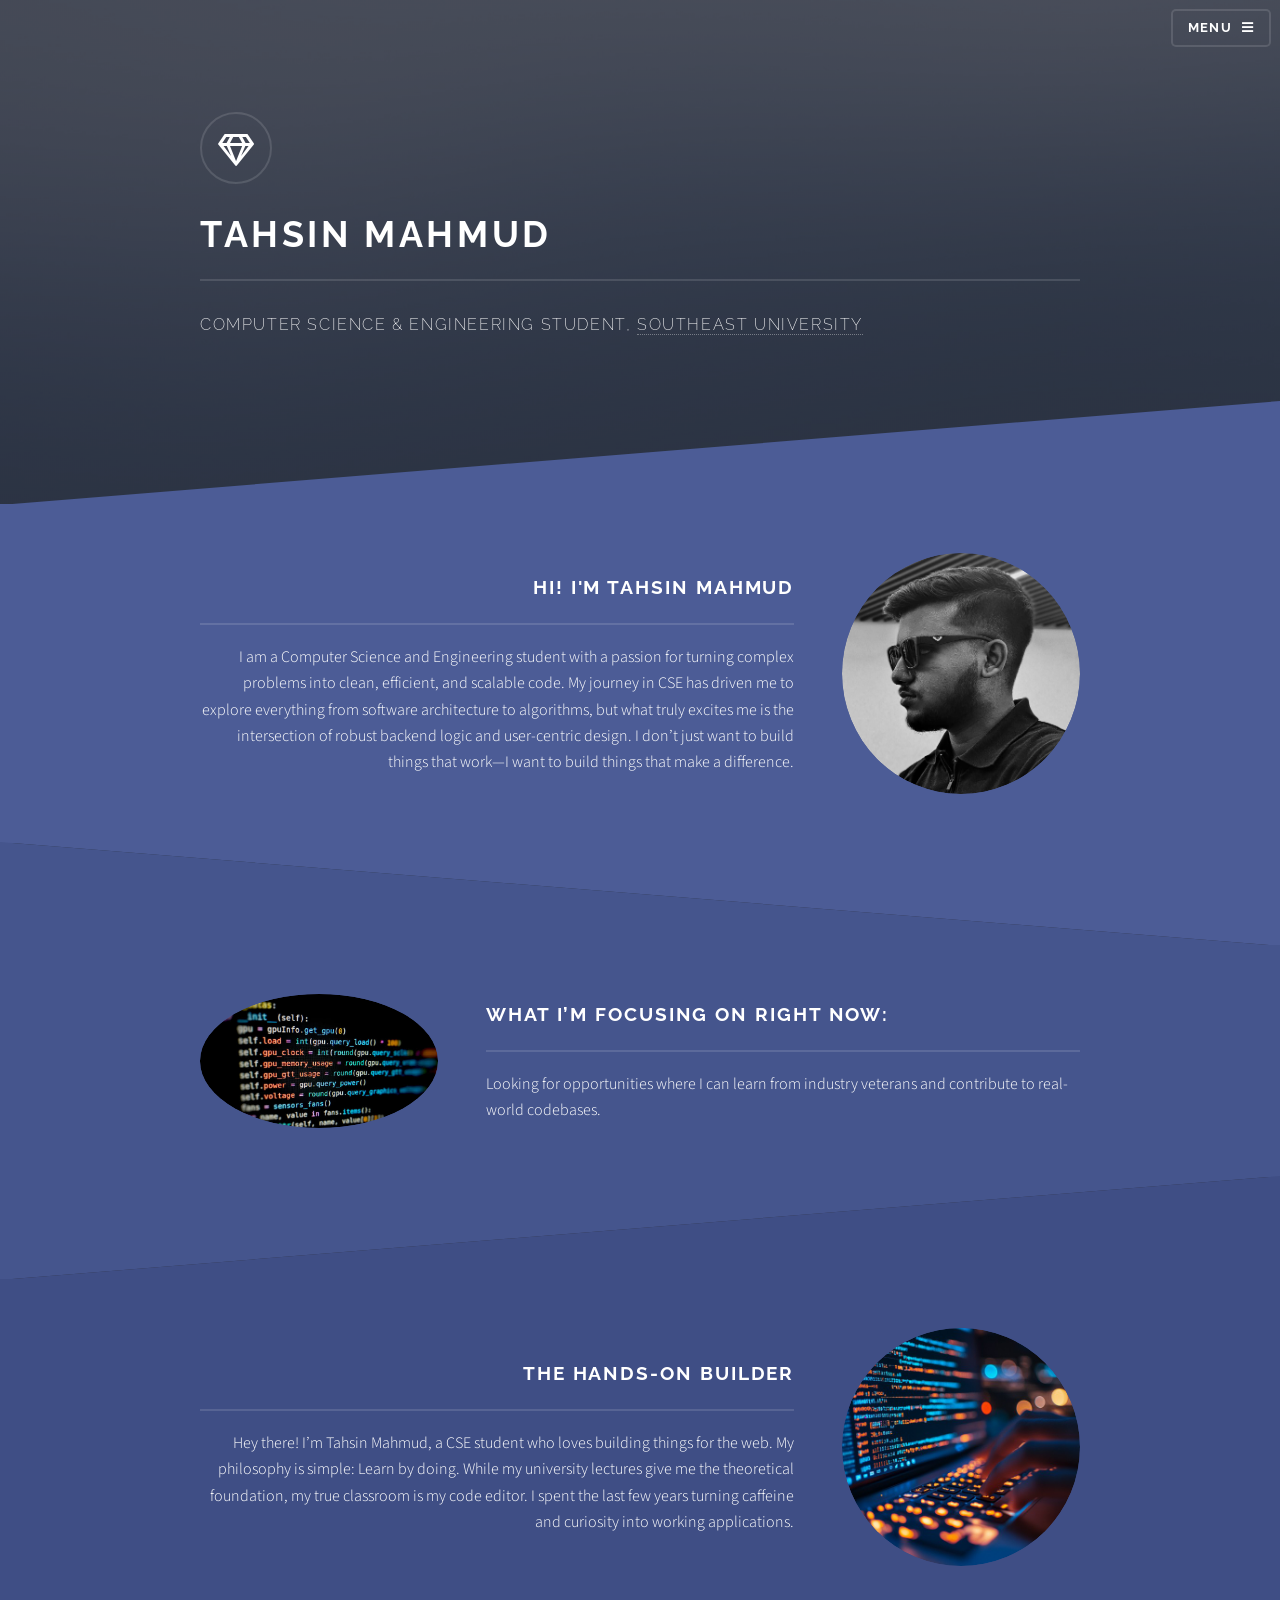
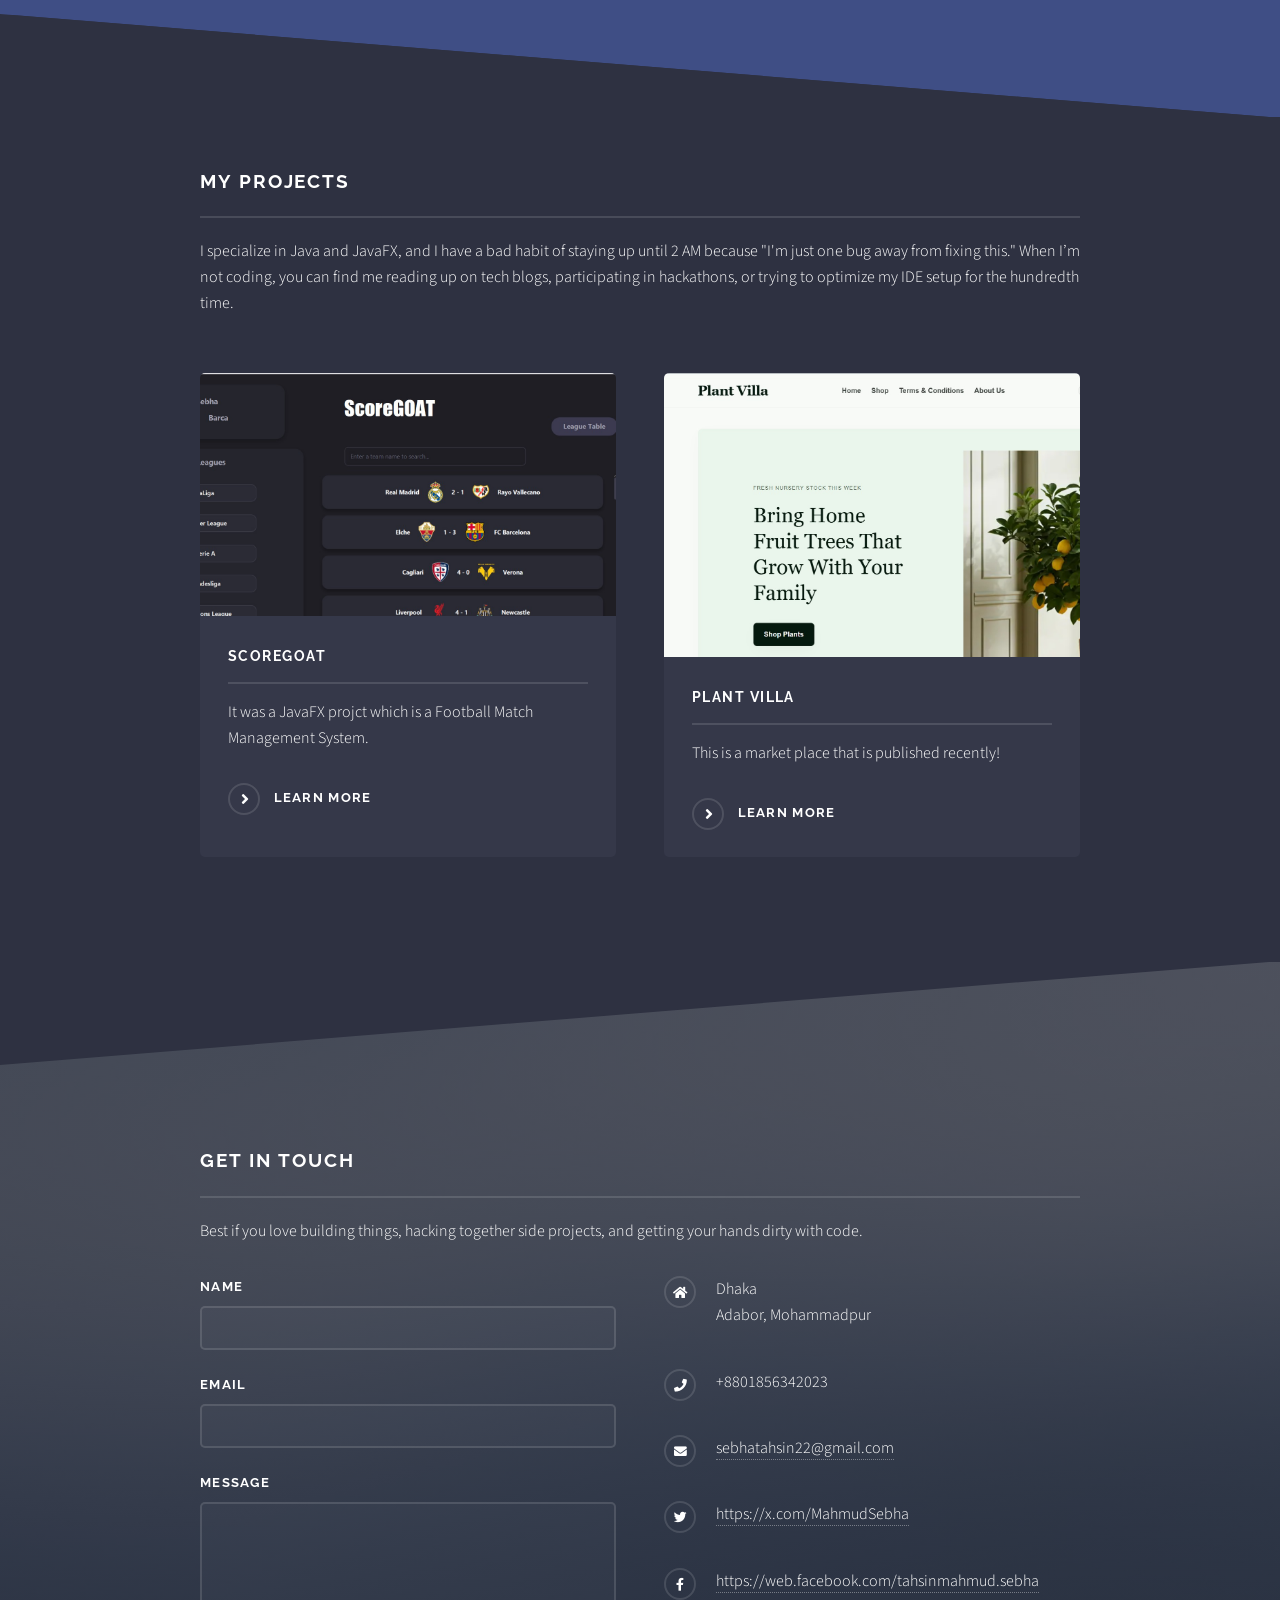
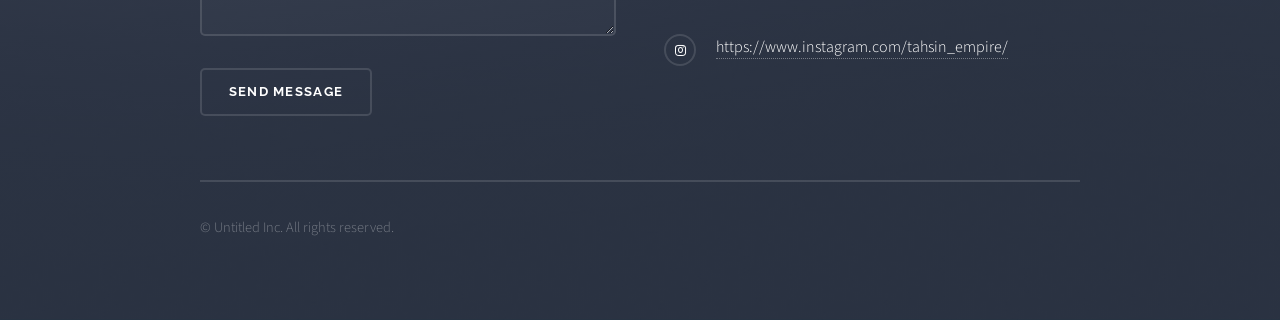
<file: src/main/resources/static/index.html>
<!DOCTYPE html>
<html>
<head>
    <title>Portfolio</title>
    <meta charset="utf-8" />
    <meta name="viewport" content="width=device-width, initial-scale=1, user-scalable=no" />
    <link rel="stylesheet" href="css/main.css" />
    <noscript><link rel="stylesheet" href="css/noscript.css" /></noscript>
</head>
<body class="is-preload">

<!-- Page Wrapper -->
<div id="page-wrapper">

    <!-- Header -->
    <header id="header" class="alt">
        <h1><a href="index.html">Portfolio</a></h1>
        <nav>
            <a href="#menu">Menu</a>
        </nav>
    </header>

    <!-- Menu -->
    <nav id="menu">
        <div class="inner">
            <h2>Menu</h2>
            <ul class="links">
                <li><a href="index.html">Home</a></li>

            </ul>
            <a href="#" class="close">Close</a>
        </div>
    </nav>

    <!-- Banner -->
    <section id="banner">
        <div class="inner">
            <div class="logo"><span class="icon fa-gem"></span></div>
            <h2>Tahsin Mahmud</h2>
            <p>Computer Science & Engineering Student, <a href="https://seu.edu.bd/">Southeast University</a></p>
        </div>
    </section>

    <!-- Wrapper -->
    <section id="wrapper">

        <!-- One -->
        <section id="one" class="wrapper spotlight style1">
            <div class="inner">
                <a href="#" class="image"><img src="images/Pic1!.jpg" alt="" /></a>
                <div class="content">
                    <h2 class="major">Hi! I'm Tahsin Mahmud</h2>
                    <p>I am a Computer Science and Engineering student with a passion for turning complex problems into clean, efficient, and scalable code.

                        My journey in CSE has driven me to explore everything from software architecture to algorithms, but what truly excites me is the intersection of robust backend logic and user-centric design. I don’t just want to build things that work—I want to build things that make a difference.</p>

                </div>
            </div>
        </section>

        <!-- Two -->
        <section id="two" class="wrapper alt spotlight style2">
            <div class="inner">
                <a href="#" class="image"><img src="images/pic2!.jpg" alt="" /></a>
                <div class="content">
                    <h2 class="major">What I’m focusing on right now:</h2>
                    <p>Looking for opportunities where I can learn from industry veterans and contribute to real-world codebases.</p>

                </div>
            </div>
        </section>

        <!-- Three -->
        <section id="three" class="wrapper spotlight style3">
            <div class="inner">
                <a href="#" class="image"><img src="images/pic3!.jpg" alt="" /></a>
                <div class="content">
                    <h2 class="major">The Hands-On Builder</h2>
                    <p>Hey there! I’m Tahsin Mahmud, a CSE student who loves building things for the web.

                        My philosophy is simple: Learn by doing. While my university lectures give me the theoretical foundation, my true classroom is my code editor. I spent the last few years turning caffeine and curiosity into working applications.</p>

                </div>
            </div>
        </section>

        <!-- Four -->
        <section id="four" class="wrapper alt style1">
            <div class="inner">
                <h2 class="major">My Projects</h2>
                <p>I specialize in Java and JavaFX, and I have a bad habit of staying up until 2 AM because "I'm just one bug away from fixing this."

                    When I’m not coding, you can find me reading up on tech blogs, participating in hackathons, or trying to optimize my IDE setup for the hundredth time.</p>
                <section class="features">
                    <article>
                        <a href="#" class="image"><img src="images/pic4!.jpg" alt="" /></a>
                        <h3 class="major">ScoreGOAT</h3>
                        <p>It was a JavaFX projct which is a Football Match Management System.</p>
                        <a href="#" class="special">Learn more</a>
                    </article>
                    <article>
                        <a href="#" class="image"><img src="images/pic5!.jpg" alt="" /></a>
                        <h3 class="major">Plant Villa</h3>
                        <p>This is a market place that is published recently!</p>
                        <a href="https://plant-villa-rafi.vercel.app/" class="special">Learn more</a>
                    </article>

                </section>
                <ul class="actions">

                </ul>
            </div>
        </section>

    </section>

    <!-- Footer -->
    <section id="footer">
        <div class="inner">
            <h2 class="major">Get in touch</h2>
            <p>Best if you love building things, hacking together side projects, and getting your hands dirty with code.</p>
            <form method="post" action="#">
                <div class="fields">
                    <div class="field">
                        <label for="name">Name</label>
                        <input type="text" name="name" id="name" />
                    </div>
                    <div class="field">
                        <label for="email">Email</label>
                        <input type="email" name="email" id="email" />
                    </div>
                    <div class="field">
                        <label for="message">Message</label>
                        <textarea name="message" id="message" rows="4"></textarea>
                    </div>
                </div>
                <ul class="actions">
                    <li><input type="submit" value="Send Message" /></li>
                </ul>
            </form>
            <ul class="contact">
                <li class="icon solid fa-home">
                    Dhaka<br />
                    Adabor, Mohammadpur<br />

                </li>
                <li class="icon solid fa-phone">+8801856342023</li>
                <li class="icon solid fa-envelope"><a href="https://mail.google.com/mail/u/0/?tab=rm&ogbl#inbox?compose=CllgCJNsLvcGNQdctXccMBqXTdGkrMqWgmcPWqPWXcDBXkGRwtLVhBDvbrhMvmDtFtpmlkFDrHL">sebhatahsin22@gmail.com</a></li>
                <li class="icon brands fa-twitter"><a href="https://x.com/MahmudSebha">https://x.com/MahmudSebha</a></li>
                <li class="icon brands fa-facebook-f"><a href="https://web.facebook.com/tahsinmahmud.sebha">https://web.facebook.com/tahsinmahmud.sebha</a></li>
                <li class="icon brands fa-instagram"><a href="https://www.instagram.com/tahsin_empire">https://www.instagram.com/tahsin_empire/</a></li>
            </ul>
            <ul class="copyright">
                <li>&copy; Untitled Inc. All rights reserved.</li><li></li>
            </ul>
        </div>
    </section>

</div>

<!-- Scripts -->
<script src="js/jquery.min.js"></script>
<script src="js/jquery.scrollex.min.js"></script>
<script src="js/browser.min.js"></script>
<script src="js/breakpoints.min.js"></script>
<script src="js/util.js"></script>
<script src="js/main.js"></script>

</body>
</html>
</file>
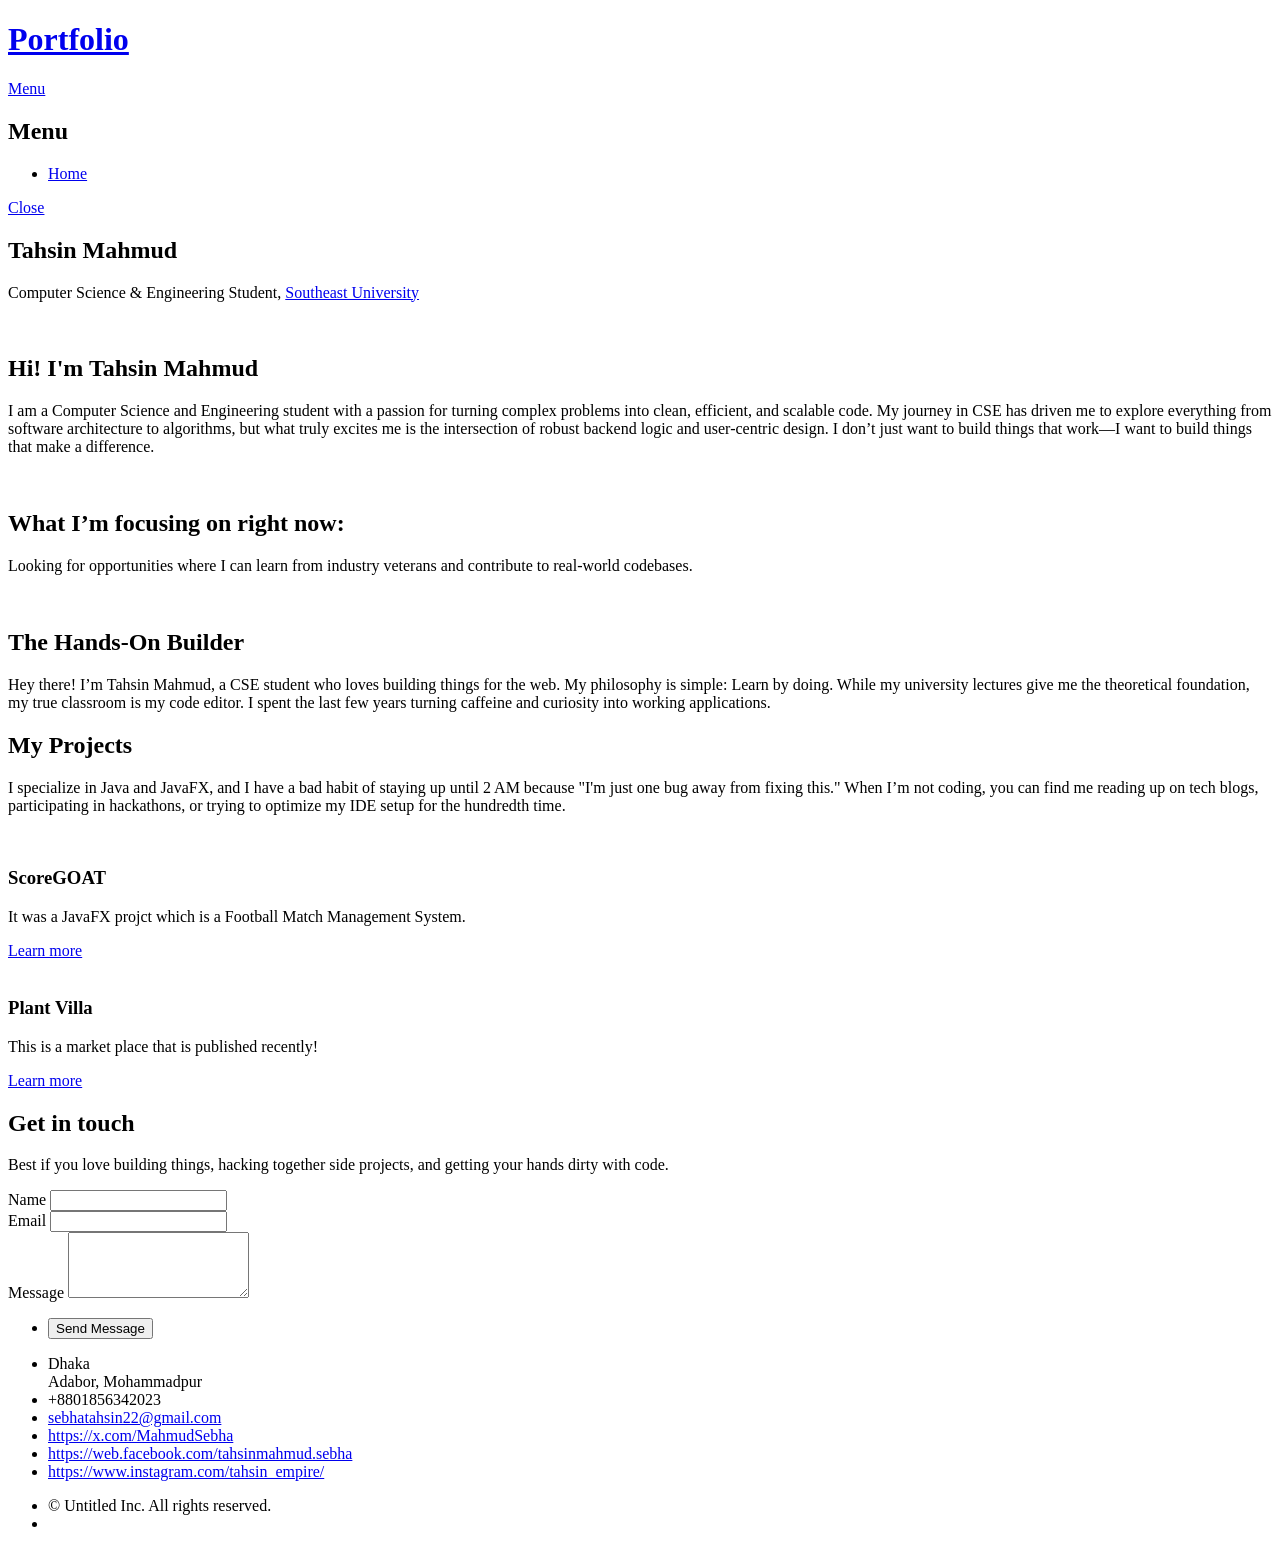
<file: src/main/resources/templates/index.html>
<!DOCTYPE html>
<!-- 1. Added the Thymeleaf namespace here -->
<html xmlns:th="http://www.thymeleaf.org">
<head>
    <title>Portfolio</title>
    <meta charset="utf-8" />
    <meta name="viewport" content="width=device-width, initial-scale=1, user-scalable=no" />

    <!-- 2. Fixed CSS Links -->
    <link rel="stylesheet" th:href="@{/css/main.css}" />
    <noscript><link rel="stylesheet" th:href="@{/css/noscript.css}" /></noscript>
</head>
<body class="is-preload">

<!-- Page Wrapper -->
<div id="page-wrapper">

    <!-- Header -->
    <header id="header" class="alt">
        <h1><a href="index.html">Portfolio</a></h1>
        <nav>
            <a href="#menu">Menu</a>
        </nav>
    </header>

    <!-- Menu -->
    <nav id="menu">
        <div class="inner">
            <h2>Menu</h2>
            <ul class="links">
                <li><a href="index.html">Home</a></li>
            </ul>
            <a href="#" class="close">Close</a>
        </div>
    </nav>

    <!-- Banner -->
    <section id="banner">
        <div class="inner">
            <div class="logo"><span class="icon fa-gem"></span></div>
            <h2>Tahsin Mahmud</h2>
            <p>Computer Science & Engineering Student, <a href="https://seu.edu.bd/">Southeast University</a></p>
        </div>
    </section>

    <!-- Wrapper -->
    <section id="wrapper">

        <!-- One -->
        <section id="one" class="wrapper spotlight style1">
            <div class="inner">
                <!-- 3. Fixed Image Links -->
                <a href="#" class="image"><img th:src="@{'/images/Pic1!.jpg'}" alt="" /></a>
                <div class="content">
                    <h2 class="major">Hi! I'm Tahsin Mahmud</h2>
                    <p>I am a Computer Science and Engineering student with a passion for turning complex problems into clean, efficient, and scalable code.
                        My journey in CSE has driven me to explore everything from software architecture to algorithms, but what truly excites me is the intersection of robust backend logic and user-centric design. I don’t just want to build things that work—I want to build things that make a difference.</p>
                </div>
            </div>
        </section>

        <!-- Two -->
        <section id="two" class="wrapper alt spotlight style2">
            <div class="inner">
                <a href="#" class="image"><img th:src="@{'/images/pic2!.jpg'}" alt="" /></a>
                <div class="content">
                    <h2 class="major">What I’m focusing on right now:</h2>
                    <p>Looking for opportunities where I can learn from industry veterans and contribute to real-world codebases.</p>
                </div>
            </div>
        </section>

        <!-- Three -->
        <section id="three" class="wrapper spotlight style3">
            <div class="inner">
                <a href="#" class="image"><img th:src="@{'/images/pic3!.jpg'}" alt="" /></a>
                <div class="content">
                    <h2 class="major">The Hands-On Builder</h2>
                    <p>Hey there! I’m Tahsin Mahmud, a CSE student who loves building things for the web.
                        My philosophy is simple: Learn by doing. While my university lectures give me the theoretical foundation, my true classroom is my code editor. I spent the last few years turning caffeine and curiosity into working applications.</p>
                </div>
            </div>
        </section>

        <!-- Four -->
        <section id="four" class="wrapper alt style1">
            <div class="inner">
                <h2 class="major">My Projects</h2>
                <p>I specialize in Java and JavaFX, and I have a bad habit of staying up until 2 AM because "I'm just one bug away from fixing this."
                    When I’m not coding, you can find me reading up on tech blogs, participating in hackathons, or trying to optimize my IDE setup for the hundredth time.</p>
                <section class="features">
                    <article>
                        <a href="#" class="image"><img th:src="@{'/images/pic4!.jpg'}" alt="" /></a>
                        <h3 class="major">ScoreGOAT</h3>
                        <p>It was a JavaFX projct which is a Football Match Management System.</p>
                        <a href="#" class="special">Learn more</a>
                    </article>
                    <article>
                        <a href="#" class="image"><img th:src="@{'/images/pic5!.jpg'}" alt="" /></a>
                        <h3 class="major">Plant Villa</h3>
                        <p>This is a market place that is published recently!</p>
                        <a href="https://plant-villa-rafi.vercel.app/" class="special">Learn more</a>
                    </article>
                </section>
                <ul class="actions"></ul>
            </div>
        </section>

    </section>

    <!-- Footer -->
    <section id="footer">
        <div class="inner">
            <h2 class="major">Get in touch</h2>
            <p>Best if you love building things, hacking together side projects, and getting your hands dirty with code.</p>
            <form method="post" action="/submit-form">
                <div class="fields">
                    <div class="field">
                        <label for="name">Name</label>
                        <input type="text" name="name" id="name" />
                    </div>
                    <div class="field">
                        <label for="email">Email</label>
                        <input type="email" name="email" id="email" />
                    </div>
                    <div class="field">
                        <label for="message">Message</label>
                        <textarea name="message" id="message" rows="4"></textarea>
                    </div>
                </div>
                <ul class="actions">
                    <li><input type="submit" value="Send Message" /></li>
                </ul>
            </form>
            <ul class="contact">
                <li class="icon solid fa-home">
                    Dhaka<br />
                    Adabor, Mohammadpur<br />
                </li>
                <li class="icon solid fa-phone">+8801856342023</li>
                <li class="icon solid fa-envelope"><a href="https://mail.google.com/mail/u/0/?tab=rm&ogbl#inbox?compose=CllgCJNsLvcGNQdctXccMBqXTdGkrMqWgmcPWqPWXcDBXkGRwtLVhBDvbrhMvmDtFtpmlkFDrHL">sebhatahsin22@gmail.com</a></li>
                <li class="icon brands fa-twitter"><a href="https://x.com/MahmudSebha">https://x.com/MahmudSebha</a></li>
                <li class="icon brands fa-facebook-f"><a href="https://web.facebook.com/tahsinmahmud.sebha">https://web.facebook.com/tahsinmahmud.sebha</a></li>
                <li class="icon brands fa-instagram"><a href="https://www.instagram.com/tahsin_empire">https://www.instagram.com/tahsin_empire/</a></li>
            </ul>
            <ul class="copyright">
                <li>&copy; Untitled Inc. All rights reserved.</li><li></li>
            </ul>
        </div>
    </section>

</div>

<!-- 4. Fixed JavaScript Links -->
<script th:src="@{/js/jquery.min.js}"></script>
<script th:src="@{/js/jquery.scrollex.min.js}"></script>
<script th:src="@{/js/browser.min.js}"></script>
<script th:src="@{/js/breakpoints.min.js}"></script>
<script th:src="@{/js/util.js}"></script>
<script th:src="@{/js/main.js}"></script>

</body>
</html>
</file>
<file: src/main/resources/static/css/noscript.css>
/*
	Solid State by HTML5 UP
	html5up.net | @ajlkn
	Free for personal and commercial use under the CCA 3.0 license (html5up.net/license)
*/

/* Banner */

	body.is-preload #banner .logo {
		-moz-transform: none;
		-webkit-transform: none;
		-ms-transform: none;
		transform: none;
		opacity: 1;
	}

	body.is-preload #banner h2 {
		opacity: 1;
		-moz-transform: none;
		-webkit-transform: none;
		-ms-transform: none;
		transform: none;
		-moz-filter: none;
		-webkit-filter: none;
		-ms-filter: none;
		filter: none;
	}

	body.is-preload #banner p {
		opacity: 01;
		-moz-transform: none;
		-webkit-transform: none;
		-ms-transform: none;
		transform: none;
		-moz-filter: none;
		-webkit-filter: none;
		-ms-filter: none;
		filter: none;
	}
</file>
<file: src/main/resources/static/css/main.css>
@import url(fontawesome-all.min.css);
@import url("https://fonts.googleapis.com/css?family=Raleway:200,700|Source+Sans+Pro:300,600,300italic,600italic");

/*
	Solid State by HTML5 UP
	html5up.net | @ajlkn
	Free for personal and commercial use under the CCA 3.0 license (html5up.net/license)
*/

html, body, div, span, applet, object,
iframe, h1, h2, h3, h4, h5, h6, p, blockquote,
pre, a, abbr, acronym, address, big, cite,
code, del, dfn, em, img, ins, kbd, q, s, samp,
small, strike, strong, sub, sup, tt, var, b,
u, i, center, dl, dt, dd, ol, ul, li, fieldset,
form, label, legend, table, caption, tbody,
tfoot, thead, tr, th, td, article, aside,
canvas, details, embed, figure, figcaption,
footer, header, hgroup, menu, nav, output, ruby,
section, summary, time, mark, audio, video {
	margin: 0;
	padding: 0;
	border: 0;
	font-size: 100%;
	font: inherit;
	vertical-align: baseline;}

article, aside, details, figcaption, figure,
footer, header, hgroup, menu, nav, section {
	display: block;}

body {
	line-height: 1;
}

ol, ul {
	list-style: none;
}

blockquote, q {
	quotes: none;
}

	blockquote:before, blockquote:after, q:before, q:after {
		content: '';
		content: none;
	}

table {
	border-collapse: collapse;
	border-spacing: 0;
}

body {
	-webkit-text-size-adjust: none;
}

mark {
	background-color: transparent;
	color: inherit;
}

input::-moz-focus-inner {
	border: 0;
	padding: 0;
}

input, select, textarea {
	-moz-appearance: none;
	-webkit-appearance: none;
	-ms-appearance: none;
	appearance: none;
}

/* Basic */



	body {
		-ms-overflow-style: scrollbar;
	}

	@media screen and (max-width: 480px) {

		html, body {
			min-width: 320px;
		}

	}

	html {
		box-sizing: border-box;
	}

	*, *:before, *:after {
		box-sizing: inherit;
	}

	body {
		background-color: #2e3141;
		background-image: linear-gradient(to top, rgba(46, 49, 65, 0.8), rgba(46, 49, 65, 0.8)), url("../images/bg.jpg");
		background-size: auto,
 cover;
		background-attachment: fixed,
 fixed;
		background-position: center,
 center;
	}

		body.is-preload *, body.is-preload *:before, body.is-preload *:after {
			-moz-animation: none !important;
			-webkit-animation: none !important;
			-ms-animation: none !important;
			animation: none !important;
			-moz-transition: none !important;
			-webkit-transition: none !important;
			-ms-transition: none !important;
			transition: none !important;
		}

/* Type */

	body, input, select, textarea {
		color: #ffffff;
		font-family: "Source Sans Pro", Helvetica, sans-serif;
		font-size: 16.5pt;
		font-weight: 300;
		line-height: 1.65;
	}

		@media screen and (max-width: 1680px) {

			body, input, select, textarea {
				font-size: 13pt;
			}

		}

		@media screen and (max-width: 1280px) {

			body, input, select, textarea {
				font-size: 12pt;
			}

		}

		@media screen and (max-width: 980px) {

			body, input, select, textarea {
				font-size: 12pt;
			}

		}

		@media screen and (max-width: 736px) {

			body, input, select, textarea {
				font-size: 12pt;
			}

		}

		@media screen and (max-width: 480px) {

			body, input, select, textarea {
				font-size: 12pt;
			}

		}

	a {
		-moz-transition: color 0.2s ease-in-out, border-bottom-color 0.2s ease-in-out;
		-webkit-transition: color 0.2s ease-in-out, border-bottom-color 0.2s ease-in-out;
		-ms-transition: color 0.2s ease-in-out, border-bottom-color 0.2s ease-in-out;
		transition: color 0.2s ease-in-out, border-bottom-color 0.2s ease-in-out;
		border-bottom: dotted 1px rgba(255, 255, 255, 0.35);
		color: #ffffff;
		text-decoration: none;
	}

		a:hover {
			border-bottom-color: transparent;
			color: #ffffff !important;
		}

		a.special:not(.button) {
			text-decoration: none;
			border-bottom: 0;
			display: block;
			font-family: Raleway, Helvetica, sans-serif;
			font-size: 0.8em;
			font-weight: 700;
			letter-spacing: 0.1em;
			margin: 0 0 2em 0;
			text-transform: uppercase;
		}

			a.special:not(.button):before {
				-moz-osx-font-smoothing: grayscale;
				-webkit-font-smoothing: antialiased;
				display: inline-block;
				font-style: normal;
				font-variant: normal;
				text-rendering: auto;
				line-height: 1;
				text-transform: none !important;
				font-family: 'Font Awesome 5 Free';
				font-weight: 900;
			}

			a.special:not(.button):before {
				-moz-transition: background-color 0.2s ease-in-out;
				-webkit-transition: background-color 0.2s ease-in-out;
				-ms-transition: background-color 0.2s ease-in-out;
				transition: background-color 0.2s ease-in-out;
				border-radius: 100%;
				border: solid 2px rgba(255, 255, 255, 0.125);
				content: '\f105';
				display: inline-block;
				font-size: 1.25em;
				height: 2em;
				line-height: 1.75em;
				margin-right: 0.85em;
				text-align: center;
				text-indent: 0.15em;
				vertical-align: middle;
				width: 2em;
			}

			a.special:not(.button):hover:before {
				background-color: rgba(255, 255, 255, 0.025);
			}

			a.special:not(.button):active:before {
				background-color: rgba(255, 255, 255, 0.075);
			}

	strong, b {
		color: #ffffff;
		font-weight: 600;
	}

	em, i {
		font-style: italic;
	}

	p {
		margin: 0 0 2em 0;
	}

	h1, h2, h3, h4, h5, h6 {
		color: #ffffff;
		font-family: Raleway, Helvetica, sans-serif;
		font-weight: 700;
		letter-spacing: 0.1em;
		margin: 0 0 1em 0;
		text-transform: uppercase;
	}

		h1 a, h2 a, h3 a, h4 a, h5 a, h6 a {
			color: inherit;
			text-decoration: none;
			border-bottom: 0;
		}

		h1 span, h2 span, h3 span, h4 span, h5 span, h6 span {
			font-weight: 200;
		}

		h1.major, h2.major, h3.major, h4.major, h5.major, h6.major {
			padding-bottom: 1em;
			border-bottom: solid 2px rgba(255, 255, 255, 0.125);
		}

	h2 {
		font-size: 1.2em;
	}

	h3 {
		font-size: 0.9em;
	}

	h4 {
		font-size: 0.7em;
	}

	h5 {
		font-size: 0.7em;
	}

	h6 {
		font-size: 0.7em;
	}

	@media screen and (max-width: 736px) {

		h2 {
			font-size: 1em;
		}

		h3 {
			font-size: 0.8em;
		}

	}

	sub {
		font-size: 0.8em;
		position: relative;
		top: 0.5em;
	}

	sup {
		font-size: 0.8em;
		position: relative;
		top: -0.5em;
	}

	blockquote {
		border-left: solid 4px rgba(255, 255, 255, 0.125);
		font-style: italic;
		margin: 0 0 2em 0;
		padding: 0.5em 0 0.5em 2em;
	}

	code {
		background: rgba(255, 255, 255, 0.025);
		border-radius: 5px;
		border: solid 2px rgba(255, 255, 255, 0.125);
		font-family: "Courier New", monospace;
		font-size: 0.9em;
		margin: 0 0.25em;
		padding: 0.25em 0.65em;
	}

	pre {
		-webkit-overflow-scrolling: touch;
		font-family: "Courier New", monospace;
		font-size: 0.9em;
		margin: 0 0 2em 0;
	}

		pre code {
			display: block;
			line-height: 1.75em;
			padding: 1em 1.5em;
			overflow-x: auto;
		}

	hr {
		border: 0;
		border-bottom: solid 2px rgba(255, 255, 255, 0.125);
		margin: 2.5em 0;
	}

		hr.major {
			margin: 4em 0;
		}

	.align-left {
		text-align: left;
	}

	.align-center {
		text-align: center;
	}

	.align-right {
		text-align: right;
	}

/* Row */

	.row {
		display: flex;
		flex-wrap: wrap;
		box-sizing: border-box;
		align-items: stretch;
	}

		.row > * {
			box-sizing: border-box;
		}

		.row.gtr-uniform > * > :last-child {
			margin-bottom: 0;
		}

		.row.aln-left {
			justify-content: flex-start;
		}

		.row.aln-center {
			justify-content: center;
		}

		.row.aln-right {
			justify-content: flex-end;
		}

		.row.aln-top {
			align-items: flex-start;
		}

		.row.aln-middle {
			align-items: center;
		}

		.row.aln-bottom {
			align-items: flex-end;
		}

		.row > .imp {
			order: -1;
		}

		.row > .col-1 {
			width: 8.33333%;
		}

		.row > .off-1 {
			margin-left: 8.33333%;
		}

		.row > .col-2 {
			width: 16.66667%;
		}

		.row > .off-2 {
			margin-left: 16.66667%;
		}

		.row > .col-3 {
			width: 25%;
		}

		.row > .off-3 {
			margin-left: 25%;
		}

		.row > .col-4 {
			width: 33.33333%;
		}

		.row > .off-4 {
			margin-left: 33.33333%;
		}

		.row > .col-5 {
			width: 41.66667%;
		}

		.row > .off-5 {
			margin-left: 41.66667%;
		}

		.row > .col-6 {
			width: 50%;
		}

		.row > .off-6 {
			margin-left: 50%;
		}

		.row > .col-7 {
			width: 58.33333%;
		}

		.row > .off-7 {
			margin-left: 58.33333%;
		}

		.row > .col-8 {
			width: 66.66667%;
		}

		.row > .off-8 {
			margin-left: 66.66667%;
		}

		.row > .col-9 {
			width: 75%;
		}

		.row > .off-9 {
			margin-left: 75%;
		}

		.row > .col-10 {
			width: 83.33333%;
		}

		.row > .off-10 {
			margin-left: 83.33333%;
		}

		.row > .col-11 {
			width: 91.66667%;
		}

		.row > .off-11 {
			margin-left: 91.66667%;
		}

		.row > .col-12 {
			width: 100%;
		}

		.row > .off-12 {
			margin-left: 100%;
		}

		.row.gtr-0 {
			margin-top: 0;
			margin-left: 0em;
		}

			.row.gtr-0 > * {
				padding: 0 0 0 0em;
			}

			.row.gtr-0.gtr-uniform {
				margin-top: 0em;
			}

				.row.gtr-0.gtr-uniform > * {
					padding-top: 0em;
				}

		.row.gtr-25 {
			margin-top: 0;
			margin-left: -0.4375em;
		}

			.row.gtr-25 > * {
				padding: 0 0 0 0.4375em;
			}

			.row.gtr-25.gtr-uniform {
				margin-top: -0.4375em;
			}

				.row.gtr-25.gtr-uniform > * {
					padding-top: 0.4375em;
				}

		.row.gtr-50 {
			margin-top: 0;
			margin-left: -0.875em;
		}

			.row.gtr-50 > * {
				padding: 0 0 0 0.875em;
			}

			.row.gtr-50.gtr-uniform {
				margin-top: -0.875em;
			}

				.row.gtr-50.gtr-uniform > * {
					padding-top: 0.875em;
				}

		.row {
			margin-top: 0;
			margin-left: -1.75em;
		}

			.row > * {
				padding: 0 0 0 1.75em;
			}

			.row.gtr-uniform {
				margin-top: -1.75em;
			}

				.row.gtr-uniform > * {
					padding-top: 1.75em;
				}

		.row.gtr-150 {
			margin-top: 0;
			margin-left: -2.625em;
		}

			.row.gtr-150 > * {
				padding: 0 0 0 2.625em;
			}

			.row.gtr-150.gtr-uniform {
				margin-top: -2.625em;
			}

				.row.gtr-150.gtr-uniform > * {
					padding-top: 2.625em;
				}

		.row.gtr-200 {
			margin-top: 0;
			margin-left: -3.5em;
		}

			.row.gtr-200 > * {
				padding: 0 0 0 3.5em;
			}

			.row.gtr-200.gtr-uniform {
				margin-top: -3.5em;
			}

				.row.gtr-200.gtr-uniform > * {
					padding-top: 3.5em;
				}

		@media screen and (max-width: 1680px) {

			.row {
				display: flex;
				flex-wrap: wrap;
				box-sizing: border-box;
				align-items: stretch;
			}

				.row > * {
					box-sizing: border-box;
				}

				.row.gtr-uniform > * > :last-child {
					margin-bottom: 0;
				}

				.row.aln-left {
					justify-content: flex-start;
				}

				.row.aln-center {
					justify-content: center;
				}

				.row.aln-right {
					justify-content: flex-end;
				}

				.row.aln-top {
					align-items: flex-start;
				}

				.row.aln-middle {
					align-items: center;
				}

				.row.aln-bottom {
					align-items: flex-end;
				}

				.row > .imp-xlarge {
					order: -1;
				}

				.row > .col-1-xlarge {
					width: 8.33333%;
				}

				.row > .off-1-xlarge {
					margin-left: 8.33333%;
				}

				.row > .col-2-xlarge {
					width: 16.66667%;
				}

				.row > .off-2-xlarge {
					margin-left: 16.66667%;
				}

				.row > .col-3-xlarge {
					width: 25%;
				}

				.row > .off-3-xlarge {
					margin-left: 25%;
				}

				.row > .col-4-xlarge {
					width: 33.33333%;
				}

				.row > .off-4-xlarge {
					margin-left: 33.33333%;
				}

				.row > .col-5-xlarge {
					width: 41.66667%;
				}

				.row > .off-5-xlarge {
					margin-left: 41.66667%;
				}

				.row > .col-6-xlarge {
					width: 50%;
				}

				.row > .off-6-xlarge {
					margin-left: 50%;
				}

				.row > .col-7-xlarge {
					width: 58.33333%;
				}

				.row > .off-7-xlarge {
					margin-left: 58.33333%;
				}

				.row > .col-8-xlarge {
					width: 66.66667%;
				}

				.row > .off-8-xlarge {
					margin-left: 66.66667%;
				}

				.row > .col-9-xlarge {
					width: 75%;
				}

				.row > .off-9-xlarge {
					margin-left: 75%;
				}

				.row > .col-10-xlarge {
					width: 83.33333%;
				}

				.row > .off-10-xlarge {
					margin-left: 83.33333%;
				}

				.row > .col-11-xlarge {
					width: 91.66667%;
				}

				.row > .off-11-xlarge {
					margin-left: 91.66667%;
				}

				.row > .col-12-xlarge {
					width: 100%;
				}

				.row > .off-12-xlarge {
					margin-left: 100%;
				}

				.row.gtr-0 {
					margin-top: 0;
					margin-left: 0em;
				}

					.row.gtr-0 > * {
						padding: 0 0 0 0em;
					}

					.row.gtr-0.gtr-uniform {
						margin-top: 0em;
					}

						.row.gtr-0.gtr-uniform > * {
							padding-top: 0em;
						}

				.row.gtr-25 {
					margin-top: 0;
					margin-left: -0.4375em;
				}

					.row.gtr-25 > * {
						padding: 0 0 0 0.4375em;
					}

					.row.gtr-25.gtr-uniform {
						margin-top: -0.4375em;
					}

						.row.gtr-25.gtr-uniform > * {
							padding-top: 0.4375em;
						}

				.row.gtr-50 {
					margin-top: 0;
					margin-left: -0.875em;
				}

					.row.gtr-50 > * {
						padding: 0 0 0 0.875em;
					}

					.row.gtr-50.gtr-uniform {
						margin-top: -0.875em;
					}

						.row.gtr-50.gtr-uniform > * {
							padding-top: 0.875em;
						}

				.row {
					margin-top: 0;
					margin-left: -1.75em;
				}

					.row > * {
						padding: 0 0 0 1.75em;
					}

					.row.gtr-uniform {
						margin-top: -1.75em;
					}

						.row.gtr-uniform > * {
							padding-top: 1.75em;
						}

				.row.gtr-150 {
					margin-top: 0;
					margin-left: -2.625em;
				}

					.row.gtr-150 > * {
						padding: 0 0 0 2.625em;
					}

					.row.gtr-150.gtr-uniform {
						margin-top: -2.625em;
					}

						.row.gtr-150.gtr-uniform > * {
							padding-top: 2.625em;
						}

				.row.gtr-200 {
					margin-top: 0;
					margin-left: -3.5em;
				}

					.row.gtr-200 > * {
						padding: 0 0 0 3.5em;
					}

					.row.gtr-200.gtr-uniform {
						margin-top: -3.5em;
					}

						.row.gtr-200.gtr-uniform > * {
							padding-top: 3.5em;
						}

		}

		@media screen and (max-width: 1280px) {

			.row {
				display: flex;
				flex-wrap: wrap;
				box-sizing: border-box;
				align-items: stretch;
			}

				.row > * {
					box-sizing: border-box;
				}

				.row.gtr-uniform > * > :last-child {
					margin-bottom: 0;
				}

				.row.aln-left {
					justify-content: flex-start;
				}

				.row.aln-center {
					justify-content: center;
				}

				.row.aln-right {
					justify-content: flex-end;
				}

				.row.aln-top {
					align-items: flex-start;
				}

				.row.aln-middle {
					align-items: center;
				}

				.row.aln-bottom {
					align-items: flex-end;
				}

				.row > .imp-large {
					order: -1;
				}

				.row > .col-1-large {
					width: 8.33333%;
				}

				.row > .off-1-large {
					margin-left: 8.33333%;
				}

				.row > .col-2-large {
					width: 16.66667%;
				}

				.row > .off-2-large {
					margin-left: 16.66667%;
				}

				.row > .col-3-large {
					width: 25%;
				}

				.row > .off-3-large {
					margin-left: 25%;
				}

				.row > .col-4-large {
					width: 33.33333%;
				}

				.row > .off-4-large {
					margin-left: 33.33333%;
				}

				.row > .col-5-large {
					width: 41.66667%;
				}

				.row > .off-5-large {
					margin-left: 41.66667%;
				}

				.row > .col-6-large {
					width: 50%;
				}

				.row > .off-6-large {
					margin-left: 50%;
				}

				.row > .col-7-large {
					width: 58.33333%;
				}

				.row > .off-7-large {
					margin-left: 58.33333%;
				}

				.row > .col-8-large {
					width: 66.66667%;
				}

				.row > .off-8-large {
					margin-left: 66.66667%;
				}

				.row > .col-9-large {
					width: 75%;
				}

				.row > .off-9-large {
					margin-left: 75%;
				}

				.row > .col-10-large {
					width: 83.33333%;
				}

				.row > .off-10-large {
					margin-left: 83.33333%;
				}

				.row > .col-11-large {
					width: 91.66667%;
				}

				.row > .off-11-large {
					margin-left: 91.66667%;
				}

				.row > .col-12-large {
					width: 100%;
				}

				.row > .off-12-large {
					margin-left: 100%;
				}

				.row.gtr-0 {
					margin-top: 0;
					margin-left: 0em;
				}

					.row.gtr-0 > * {
						padding: 0 0 0 0em;
					}

					.row.gtr-0.gtr-uniform {
						margin-top: 0em;
					}

						.row.gtr-0.gtr-uniform > * {
							padding-top: 0em;
						}

				.row.gtr-25 {
					margin-top: 0;
					margin-left: -0.4375em;
				}

					.row.gtr-25 > * {
						padding: 0 0 0 0.4375em;
					}

					.row.gtr-25.gtr-uniform {
						margin-top: -0.4375em;
					}

						.row.gtr-25.gtr-uniform > * {
							padding-top: 0.4375em;
						}

				.row.gtr-50 {
					margin-top: 0;
					margin-left: -0.875em;
				}

					.row.gtr-50 > * {
						padding: 0 0 0 0.875em;
					}

					.row.gtr-50.gtr-uniform {
						margin-top: -0.875em;
					}

						.row.gtr-50.gtr-uniform > * {
							padding-top: 0.875em;
						}

				.row {
					margin-top: 0;
					margin-left: -1.75em;
				}

					.row > * {
						padding: 0 0 0 1.75em;
					}

					.row.gtr-uniform {
						margin-top: -1.75em;
					}

						.row.gtr-uniform > * {
							padding-top: 1.75em;
						}

				.row.gtr-150 {
					margin-top: 0;
					margin-left: -2.625em;
				}

					.row.gtr-150 > * {
						padding: 0 0 0 2.625em;
					}

					.row.gtr-150.gtr-uniform {
						margin-top: -2.625em;
					}

						.row.gtr-150.gtr-uniform > * {
							padding-top: 2.625em;
						}

				.row.gtr-200 {
					margin-top: 0;
					margin-left: -3.5em;
				}

					.row.gtr-200 > * {
						padding: 0 0 0 3.5em;
					}

					.row.gtr-200.gtr-uniform {
						margin-top: -3.5em;
					}

						.row.gtr-200.gtr-uniform > * {
							padding-top: 3.5em;
						}

		}

		@media screen and (max-width: 980px) {

			.row {
				display: flex;
				flex-wrap: wrap;
				box-sizing: border-box;
				align-items: stretch;
			}

				.row > * {
					box-sizing: border-box;
				}

				.row.gtr-uniform > * > :last-child {
					margin-bottom: 0;
				}

				.row.aln-left {
					justify-content: flex-start;
				}

				.row.aln-center {
					justify-content: center;
				}

				.row.aln-right {
					justify-content: flex-end;
				}

				.row.aln-top {
					align-items: flex-start;
				}

				.row.aln-middle {
					align-items: center;
				}

				.row.aln-bottom {
					align-items: flex-end;
				}

				.row > .imp-medium {
					order: -1;
				}

				.row > .col-1-medium {
					width: 8.33333%;
				}

				.row > .off-1-medium {
					margin-left: 8.33333%;
				}

				.row > .col-2-medium {
					width: 16.66667%;
				}

				.row > .off-2-medium {
					margin-left: 16.66667%;
				}

				.row > .col-3-medium {
					width: 25%;
				}

				.row > .off-3-medium {
					margin-left: 25%;
				}

				.row > .col-4-medium {
					width: 33.33333%;
				}

				.row > .off-4-medium {
					margin-left: 33.33333%;
				}

				.row > .col-5-medium {
					width: 41.66667%;
				}

				.row > .off-5-medium {
					margin-left: 41.66667%;
				}

				.row > .col-6-medium {
					width: 50%;
				}

				.row > .off-6-medium {
					margin-left: 50%;
				}

				.row > .col-7-medium {
					width: 58.33333%;
				}

				.row > .off-7-medium {
					margin-left: 58.33333%;
				}

				.row > .col-8-medium {
					width: 66.66667%;
				}

				.row > .off-8-medium {
					margin-left: 66.66667%;
				}

				.row > .col-9-medium {
					width: 75%;
				}

				.row > .off-9-medium {
					margin-left: 75%;
				}

				.row > .col-10-medium {
					width: 83.33333%;
				}

				.row > .off-10-medium {
					margin-left: 83.33333%;
				}

				.row > .col-11-medium {
					width: 91.66667%;
				}

				.row > .off-11-medium {
					margin-left: 91.66667%;
				}

				.row > .col-12-medium {
					width: 100%;
				}

				.row > .off-12-medium {
					margin-left: 100%;
				}

				.row.gtr-0 {
					margin-top: 0;
					margin-left: 0em;
				}

					.row.gtr-0 > * {
						padding: 0 0 0 0em;
					}

					.row.gtr-0.gtr-uniform {
						margin-top: 0em;
					}

						.row.gtr-0.gtr-uniform > * {
							padding-top: 0em;
						}

				.row.gtr-25 {
					margin-top: 0;
					margin-left: -0.4375em;
				}

					.row.gtr-25 > * {
						padding: 0 0 0 0.4375em;
					}

					.row.gtr-25.gtr-uniform {
						margin-top: -0.4375em;
					}

						.row.gtr-25.gtr-uniform > * {
							padding-top: 0.4375em;
						}

				.row.gtr-50 {
					margin-top: 0;
					margin-left: -0.875em;
				}

					.row.gtr-50 > * {
						padding: 0 0 0 0.875em;
					}

					.row.gtr-50.gtr-uniform {
						margin-top: -0.875em;
					}

						.row.gtr-50.gtr-uniform > * {
							padding-top: 0.875em;
						}

				.row {
					margin-top: 0;
					margin-left: -1.75em;
				}

					.row > * {
						padding: 0 0 0 1.75em;
					}

					.row.gtr-uniform {
						margin-top: -1.75em;
					}

						.row.gtr-uniform > * {
							padding-top: 1.75em;
						}

				.row.gtr-150 {
					margin-top: 0;
					margin-left: -2.625em;
				}

					.row.gtr-150 > * {
						padding: 0 0 0 2.625em;
					}

					.row.gtr-150.gtr-uniform {
						margin-top: -2.625em;
					}

						.row.gtr-150.gtr-uniform > * {
							padding-top: 2.625em;
						}

				.row.gtr-200 {
					margin-top: 0;
					margin-left: -3.5em;
				}

					.row.gtr-200 > * {
						padding: 0 0 0 3.5em;
					}

					.row.gtr-200.gtr-uniform {
						margin-top: -3.5em;
					}

						.row.gtr-200.gtr-uniform > * {
							padding-top: 3.5em;
						}

		}

		@media screen and (max-width: 736px) {

			.row {
				display: flex;
				flex-wrap: wrap;
				box-sizing: border-box;
				align-items: stretch;
			}

				.row > * {
					box-sizing: border-box;
				}

				.row.gtr-uniform > * > :last-child {
					margin-bottom: 0;
				}

				.row.aln-left {
					justify-content: flex-start;
				}

				.row.aln-center {
					justify-content: center;
				}

				.row.aln-right {
					justify-content: flex-end;
				}

				.row.aln-top {
					align-items: flex-start;
				}

				.row.aln-middle {
					align-items: center;
				}

				.row.aln-bottom {
					align-items: flex-end;
				}

				.row > .imp-small {
					order: -1;
				}

				.row > .col-1-small {
					width: 8.33333%;
				}

				.row > .off-1-small {
					margin-left: 8.33333%;
				}

				.row > .col-2-small {
					width: 16.66667%;
				}

				.row > .off-2-small {
					margin-left: 16.66667%;
				}

				.row > .col-3-small {
					width: 25%;
				}

				.row > .off-3-small {
					margin-left: 25%;
				}

				.row > .col-4-small {
					width: 33.33333%;
				}

				.row > .off-4-small {
					margin-left: 33.33333%;
				}

				.row > .col-5-small {
					width: 41.66667%;
				}

				.row > .off-5-small {
					margin-left: 41.66667%;
				}

				.row > .col-6-small {
					width: 50%;
				}

				.row > .off-6-small {
					margin-left: 50%;
				}

				.row > .col-7-small {
					width: 58.33333%;
				}

				.row > .off-7-small {
					margin-left: 58.33333%;
				}

				.row > .col-8-small {
					width: 66.66667%;
				}

				.row > .off-8-small {
					margin-left: 66.66667%;
				}

				.row > .col-9-small {
					width: 75%;
				}

				.row > .off-9-small {
					margin-left: 75%;
				}

				.row > .col-10-small {
					width: 83.33333%;
				}

				.row > .off-10-small {
					margin-left: 83.33333%;
				}

				.row > .col-11-small {
					width: 91.66667%;
				}

				.row > .off-11-small {
					margin-left: 91.66667%;
				}

				.row > .col-12-small {
					width: 100%;
				}

				.row > .off-12-small {
					margin-left: 100%;
				}

				.row.gtr-0 {
					margin-top: 0;
					margin-left: 0em;
				}

					.row.gtr-0 > * {
						padding: 0 0 0 0em;
					}

					.row.gtr-0.gtr-uniform {
						margin-top: 0em;
					}

						.row.gtr-0.gtr-uniform > * {
							padding-top: 0em;
						}

				.row.gtr-25 {
					margin-top: 0;
					margin-left: -0.3125em;
				}

					.row.gtr-25 > * {
						padding: 0 0 0 0.3125em;
					}

					.row.gtr-25.gtr-uniform {
						margin-top: -0.3125em;
					}

						.row.gtr-25.gtr-uniform > * {
							padding-top: 0.3125em;
						}

				.row.gtr-50 {
					margin-top: 0;
					margin-left: -0.625em;
				}

					.row.gtr-50 > * {
						padding: 0 0 0 0.625em;
					}

					.row.gtr-50.gtr-uniform {
						margin-top: -0.625em;
					}

						.row.gtr-50.gtr-uniform > * {
							padding-top: 0.625em;
						}

				.row {
					margin-top: 0;
					margin-left: -1.25em;
				}

					.row > * {
						padding: 0 0 0 1.25em;
					}

					.row.gtr-uniform {
						margin-top: -1.25em;
					}

						.row.gtr-uniform > * {
							padding-top: 1.25em;
						}

				.row.gtr-150 {
					margin-top: 0;
					margin-left: -1.875em;
				}

					.row.gtr-150 > * {
						padding: 0 0 0 1.875em;
					}

					.row.gtr-150.gtr-uniform {
						margin-top: -1.875em;
					}

						.row.gtr-150.gtr-uniform > * {
							padding-top: 1.875em;
						}

				.row.gtr-200 {
					margin-top: 0;
					margin-left: -2.5em;
				}

					.row.gtr-200 > * {
						padding: 0 0 0 2.5em;
					}

					.row.gtr-200.gtr-uniform {
						margin-top: -2.5em;
					}

						.row.gtr-200.gtr-uniform > * {
							padding-top: 2.5em;
						}

		}

		@media screen and (max-width: 480px) {

			.row {
				display: flex;
				flex-wrap: wrap;
				box-sizing: border-box;
				align-items: stretch;
			}

				.row > * {
					box-sizing: border-box;
				}

				.row.gtr-uniform > * > :last-child {
					margin-bottom: 0;
				}

				.row.aln-left {
					justify-content: flex-start;
				}

				.row.aln-center {
					justify-content: center;
				}

				.row.aln-right {
					justify-content: flex-end;
				}

				.row.aln-top {
					align-items: flex-start;
				}

				.row.aln-middle {
					align-items: center;
				}

				.row.aln-bottom {
					align-items: flex-end;
				}

				.row > .imp-xsmall {
					order: -1;
				}

				.row > .col-1-xsmall {
					width: 8.33333%;
				}

				.row > .off-1-xsmall {
					margin-left: 8.33333%;
				}

				.row > .col-2-xsmall {
					width: 16.66667%;
				}

				.row > .off-2-xsmall {
					margin-left: 16.66667%;
				}

				.row > .col-3-xsmall {
					width: 25%;
				}

				.row > .off-3-xsmall {
					margin-left: 25%;
				}

				.row > .col-4-xsmall {
					width: 33.33333%;
				}

				.row > .off-4-xsmall {
					margin-left: 33.33333%;
				}

				.row > .col-5-xsmall {
					width: 41.66667%;
				}

				.row > .off-5-xsmall {
					margin-left: 41.66667%;
				}

				.row > .col-6-xsmall {
					width: 50%;
				}

				.row > .off-6-xsmall {
					margin-left: 50%;
				}

				.row > .col-7-xsmall {
					width: 58.33333%;
				}

				.row > .off-7-xsmall {
					margin-left: 58.33333%;
				}

				.row > .col-8-xsmall {
					width: 66.66667%;
				}

				.row > .off-8-xsmall {
					margin-left: 66.66667%;
				}

				.row > .col-9-xsmall {
					width: 75%;
				}

				.row > .off-9-xsmall {
					margin-left: 75%;
				}

				.row > .col-10-xsmall {
					width: 83.33333%;
				}

				.row > .off-10-xsmall {
					margin-left: 83.33333%;
				}

				.row > .col-11-xsmall {
					width: 91.66667%;
				}

				.row > .off-11-xsmall {
					margin-left: 91.66667%;
				}

				.row > .col-12-xsmall {
					width: 100%;
				}

				.row > .off-12-xsmall {
					margin-left: 100%;
				}

				.row.gtr-0 {
					margin-top: 0;
					margin-left: 0em;
				}

					.row.gtr-0 > * {
						padding: 0 0 0 0em;
					}

					.row.gtr-0.gtr-uniform {
						margin-top: 0em;
					}

						.row.gtr-0.gtr-uniform > * {
							padding-top: 0em;
						}

				.row.gtr-25 {
					margin-top: 0;
					margin-left: -0.3125em;
				}

					.row.gtr-25 > * {
						padding: 0 0 0 0.3125em;
					}

					.row.gtr-25.gtr-uniform {
						margin-top: -0.3125em;
					}

						.row.gtr-25.gtr-uniform > * {
							padding-top: 0.3125em;
						}

				.row.gtr-50 {
					margin-top: 0;
					margin-left: -0.625em;
				}

					.row.gtr-50 > * {
						padding: 0 0 0 0.625em;
					}

					.row.gtr-50.gtr-uniform {
						margin-top: -0.625em;
					}

						.row.gtr-50.gtr-uniform > * {
							padding-top: 0.625em;
						}

				.row {
					margin-top: 0;
					margin-left: -1.25em;
				}

					.row > * {
						padding: 0 0 0 1.25em;
					}

					.row.gtr-uniform {
						margin-top: -1.25em;
					}

						.row.gtr-uniform > * {
							padding-top: 1.25em;
						}

				.row.gtr-150 {
					margin-top: 0;
					margin-left: -1.875em;
				}

					.row.gtr-150 > * {
						padding: 0 0 0 1.875em;
					}

					.row.gtr-150.gtr-uniform {
						margin-top: -1.875em;
					}

						.row.gtr-150.gtr-uniform > * {
							padding-top: 1.875em;
						}

				.row.gtr-200 {
					margin-top: 0;
					margin-left: -2.5em;
				}

					.row.gtr-200 > * {
						padding: 0 0 0 2.5em;
					}

					.row.gtr-200.gtr-uniform {
						margin-top: -2.5em;
					}

						.row.gtr-200.gtr-uniform > * {
							padding-top: 2.5em;
						}

		}

		@media screen and (max-width: 360px) {

			.row {
				display: flex;
				flex-wrap: wrap;
				box-sizing: border-box;
				align-items: stretch;
			}

				.row > * {
					box-sizing: border-box;
				}

				.row.gtr-uniform > * > :last-child {
					margin-bottom: 0;
				}

				.row.aln-left {
					justify-content: flex-start;
				}

				.row.aln-center {
					justify-content: center;
				}

				.row.aln-right {
					justify-content: flex-end;
				}

				.row.aln-top {
					align-items: flex-start;
				}

				.row.aln-middle {
					align-items: center;
				}

				.row.aln-bottom {
					align-items: flex-end;
				}

				.row > .imp-xxsmall {
					order: -1;
				}

				.row > .col-1-xxsmall {
					width: 8.33333%;
				}

				.row > .off-1-xxsmall {
					margin-left: 8.33333%;
				}

				.row > .col-2-xxsmall {
					width: 16.66667%;
				}

				.row > .off-2-xxsmall {
					margin-left: 16.66667%;
				}

				.row > .col-3-xxsmall {
					width: 25%;
				}

				.row > .off-3-xxsmall {
					margin-left: 25%;
				}

				.row > .col-4-xxsmall {
					width: 33.33333%;
				}

				.row > .off-4-xxsmall {
					margin-left: 33.33333%;
				}

				.row > .col-5-xxsmall {
					width: 41.66667%;
				}

				.row > .off-5-xxsmall {
					margin-left: 41.66667%;
				}

				.row > .col-6-xxsmall {
					width: 50%;
				}

				.row > .off-6-xxsmall {
					margin-left: 50%;
				}

				.row > .col-7-xxsmall {
					width: 58.33333%;
				}

				.row > .off-7-xxsmall {
					margin-left: 58.33333%;
				}

				.row > .col-8-xxsmall {
					width: 66.66667%;
				}

				.row > .off-8-xxsmall {
					margin-left: 66.66667%;
				}

				.row > .col-9-xxsmall {
					width: 75%;
				}

				.row > .off-9-xxsmall {
					margin-left: 75%;
				}

				.row > .col-10-xxsmall {
					width: 83.33333%;
				}

				.row > .off-10-xxsmall {
					margin-left: 83.33333%;
				}

				.row > .col-11-xxsmall {
					width: 91.66667%;
				}

				.row > .off-11-xxsmall {
					margin-left: 91.66667%;
				}

				.row > .col-12-xxsmall {
					width: 100%;
				}

				.row > .off-12-xxsmall {
					margin-left: 100%;
				}

				.row.gtr-0 {
					margin-top: 0;
					margin-left: 0em;
				}

					.row.gtr-0 > * {
						padding: 0 0 0 0em;
					}

					.row.gtr-0.gtr-uniform {
						margin-top: 0em;
					}

						.row.gtr-0.gtr-uniform > * {
							padding-top: 0em;
						}

				.row.gtr-25 {
					margin-top: 0;
					margin-left: -0.3125em;
				}

					.row.gtr-25 > * {
						padding: 0 0 0 0.3125em;
					}

					.row.gtr-25.gtr-uniform {
						margin-top: -0.3125em;
					}

						.row.gtr-25.gtr-uniform > * {
							padding-top: 0.3125em;
						}

				.row.gtr-50 {
					margin-top: 0;
					margin-left: -0.625em;
				}

					.row.gtr-50 > * {
						padding: 0 0 0 0.625em;
					}

					.row.gtr-50.gtr-uniform {
						margin-top: -0.625em;
					}

						.row.gtr-50.gtr-uniform > * {
							padding-top: 0.625em;
						}

				.row {
					margin-top: 0;
					margin-left: -1.25em;
				}

					.row > * {
						padding: 0 0 0 1.25em;
					}

					.row.gtr-uniform {
						margin-top: -1.25em;
					}

						.row.gtr-uniform > * {
							padding-top: 1.25em;
						}

				.row.gtr-150 {
					margin-top: 0;
					margin-left: -1.875em;
				}

					.row.gtr-150 > * {
						padding: 0 0 0 1.875em;
					}

					.row.gtr-150.gtr-uniform {
						margin-top: -1.875em;
					}

						.row.gtr-150.gtr-uniform > * {
							padding-top: 1.875em;
						}

				.row.gtr-200 {
					margin-top: 0;
					margin-left: -2.5em;
				}

					.row.gtr-200 > * {
						padding: 0 0 0 2.5em;
					}

					.row.gtr-200.gtr-uniform {
						margin-top: -2.5em;
					}

						.row.gtr-200.gtr-uniform > * {
							padding-top: 2.5em;
						}

		}

/* Section/Article */

	section.special, article.special {
		text-align: center;
	}

/* Form */

	form {
		margin: 0 0 2em 0;
	}

		form > :last-child {
			margin-bottom: 0;
		}

		form > .fields {
			display: -moz-flex;
			display: -webkit-flex;
			display: -ms-flex;
			display: flex;
			-moz-flex-wrap: wrap;
			-webkit-flex-wrap: wrap;
			-ms-flex-wrap: wrap;
			flex-wrap: wrap;
			width: calc(100% + 3em);
			margin: -1.5em 0 2em -1.5em;
		}

			form > .fields > .field {
				-moz-flex-grow: 0;
				-webkit-flex-grow: 0;
				-ms-flex-grow: 0;
				flex-grow: 0;
				-moz-flex-shrink: 0;
				-webkit-flex-shrink: 0;
				-ms-flex-shrink: 0;
				flex-shrink: 0;
				padding: 1.5em 0 0 1.5em;
				width: calc(100% - 1.5em);
			}

				form > .fields > .field.half {
					width: calc(50% - 0.75em);
				}

				form > .fields > .field.third {
					width: calc(100%/3 - 0.5em);
				}

				form > .fields > .field.quarter {
					width: calc(25% - 0.375em);
				}

		@media screen and (max-width: 480px) {

			form > .fields {
				width: calc(100% + 3em);
				margin: -1.5em 0 2em -1.5em;
			}

				form > .fields > .field {
					padding: 1.5em 0 0 1.5em;
					width: calc(100% - 1.5em);
				}

					form > .fields > .field.half {
						width: calc(100% - 1.5em);
					}

					form > .fields > .field.third {
						width: calc(100% - 1.5em);
					}

					form > .fields > .field.quarter {
						width: calc(100% - 1.5em);
					}

		}

	label {
		color: #ffffff;
		display: block;
		font-family: Raleway, Helvetica, sans-serif;
		font-size: 0.8em;
		font-weight: 700;
		letter-spacing: 0.1em;
		margin: 0 0 0.7em 0;
		text-transform: uppercase;
	}

	input[type="text"],
	input[type="password"],
	input[type="email"],
	input[type="tel"],
	select,
	textarea {
		-moz-appearance: none;
		-webkit-appearance: none;
		-ms-appearance: none;
		appearance: none;
		background: rgba(255, 255, 255, 0.025);
		border-radius: 5px;
		border: none;
		border: solid 2px rgba(255, 255, 255, 0.125);
		color: inherit;
		display: block;
		outline: 0;
		padding: 0 1em;
		text-decoration: none;
		width: 100%;
	}

		input[type="text"]:invalid,
		input[type="password"]:invalid,
		input[type="email"]:invalid,
		input[type="tel"]:invalid,
		select:invalid,
		textarea:invalid {
			box-shadow: none;
		}

		input[type="text"]:focus,
		input[type="password"]:focus,
		input[type="email"]:focus,
		input[type="tel"]:focus,
		select:focus,
		textarea:focus {
			border-color: #5b6ba6;
		}

	select {
		background-image: url("data:image/svg+xml;charset=utf8,%3Csvg xmlns='http://www.w3.org/2000/svg' width='40' height='40' preserveAspectRatio='none' viewBox='0 0 40 40'%3E%3Cpath d='M9.4,12.3l10.4,10.4l10.4-10.4c0.2-0.2,0.5-0.4,0.9-0.4c0.3,0,0.6,0.1,0.9,0.4l3.3,3.3c0.2,0.2,0.4,0.5,0.4,0.9 c0,0.4-0.1,0.6-0.4,0.9L20.7,31.9c-0.2,0.2-0.5,0.4-0.9,0.4c-0.3,0-0.6-0.1-0.9-0.4L4.3,17.3c-0.2-0.2-0.4-0.5-0.4-0.9 c0-0.4,0.1-0.6,0.4-0.9l3.3-3.3c0.2-0.2,0.5-0.4,0.9-0.4S9.1,12.1,9.4,12.3z' fill='rgba(255, 255, 255, 0.125)' /%3E%3C/svg%3E");
		background-size: 1.25rem;
		background-repeat: no-repeat;
		background-position: calc(100% - 1rem) center;
		height: 2.75em;
		padding-right: 2.75em;
		text-overflow: ellipsis;
	}

		select option {
			color: #ffffff;
			background: #2e3141;
		}

		select:focus::-ms-value {
			background-color: transparent;
		}

		select::-ms-expand {
			display: none;
		}

	input[type="text"],
	input[type="password"],
	input[type="email"],
	select {
		height: 2.75em;
	}

	textarea {
		padding: 0.75em 1em;
	}

	input[type="checkbox"],
	input[type="radio"] {
		-moz-appearance: none;
		-webkit-appearance: none;
		-ms-appearance: none;
		appearance: none;
		display: block;
		float: left;
		margin-right: -2em;
		opacity: 0;
		width: 1em;
		z-index: -1;
	}

		input[type="checkbox"] + label,
		input[type="radio"] + label {
			text-decoration: none;
			color: #ffffff;
			cursor: pointer;
			display: inline-block;
			font-size: 1em;
			font-family: "Source Sans Pro", Helvetica, sans-serif;
			text-transform: none;
			letter-spacing: 0;
			font-weight: 300;
			padding-left: 2.4em;
			padding-right: 0.75em;
			position: relative;
		}

			input[type="checkbox"] + label:before,
			input[type="radio"] + label:before {
				-moz-osx-font-smoothing: grayscale;
				-webkit-font-smoothing: antialiased;
				display: inline-block;
				font-style: normal;
				font-variant: normal;
				text-rendering: auto;
				line-height: 1;
				text-transform: none !important;
				font-family: 'Font Awesome 5 Free';
				font-weight: 900;
			}

			input[type="checkbox"] + label:before,
			input[type="radio"] + label:before {
				background: rgba(255, 255, 255, 0.025);
				border-radius: 5px;
				border: solid 2px rgba(255, 255, 255, 0.125);
				content: '';
				display: inline-block;
				font-size: 0.8em;
				height: 2.0625em;
				left: 0;
				line-height: 2.0625em;
				position: absolute;
				text-align: center;
				top: 0;
				width: 2.0625em;
			}

		input[type="checkbox"]:checked + label:before,
		input[type="radio"]:checked + label:before {
			background: #ffffff;
			border-color: #ffffff;
			content: '\f00c';
			color: #2e3141;
		}

		input[type="checkbox"]:focus + label:before,
		input[type="radio"]:focus + label:before {
			border-color: #4c5c96;
		}

	input[type="checkbox"] + label:before {
		border-radius: 5px;
	}

	input[type="radio"] + label:before {
		border-radius: 100%;
	}

	::-webkit-input-placeholder {
		color: rgba(255, 255, 255, 0.35) !important;
		opacity: 1.0;
	}

	:-moz-placeholder {
		color: rgba(255, 255, 255, 0.35) !important;
		opacity: 1.0;
	}

	::-moz-placeholder {
		color: rgba(255, 255, 255, 0.35) !important;
		opacity: 1.0;
	}

	:-ms-input-placeholder {
		color: rgba(255, 255, 255, 0.35) !important;
		opacity: 1.0;
	}

/* Box */

	.box {
		border-radius: 5px;
		border: solid 2px rgba(255, 255, 255, 0.125);
		margin-bottom: 2em;
		padding: 1.5em;
	}

		.box > :last-child,
		.box > :last-child > :last-child,
		.box > :last-child > :last-child > :last-child {
			margin-bottom: 0;
		}

		.box.alt {
			border: 0;
			border-radius: 0;
			padding: 0;
		}

/* Icon */

	.icon {
		text-decoration: none;
		border-bottom: none;
		position: relative;
	}

		.icon:before {
			-moz-osx-font-smoothing: grayscale;
			-webkit-font-smoothing: antialiased;
			display: inline-block;
			font-style: normal;
			font-variant: normal;
			text-rendering: auto;
			line-height: 1;
			text-transform: none !important;
			font-family: 'Font Awesome 5 Free';
			font-weight: 400;
		}

		.icon > .label {
			display: none;
		}

		.icon:before {
			line-height: inherit;
		}

		.icon.solid:before {
			font-weight: 900;
		}

		.icon.brands:before {
			font-family: 'Font Awesome 5 Brands';
		}

/* Image */

	.image {
		border-radius: 5px;
		border: 0;
		display: inline-block;
		position: relative;
	}

		.image img {
			border-radius: 5px;
			display: block;
		}

		.image.left, .image.right {
			max-width: 40%;
		}

			.image.left img, .image.right img {
				width: 100%;
			}

		.image.left {
			float: left;
			padding: 0 1.5em 1em 0;
			top: 0.25em;
		}

		.image.right {
			float: right;
			padding: 0 0 1em 1.5em;
			top: 0.25em;
		}

		.image.fit {
			display: block;
			margin: 0 0 2em 0;
			width: 100%;
		}

			.image.fit img {
				width: 100%;
			}

		.image.main {
			display: block;
			margin: 0 0 3em 0;
			width: 100%;
		}

			.image.main img {
				width: 100%;
			}

/* List */

	ol {
		list-style: decimal;
		margin: 0 0 2em 0;
		padding-left: 1.25em;
	}

		ol li {
			padding-left: 0.25em;
		}

	ul {
		list-style: disc;
		margin: 0 0 2em 0;
		padding-left: 1em;
	}

		ul li {
			padding-left: 0.5em;
		}

		ul.alt {
			list-style: none;
			padding-left: 0;
		}

			ul.alt li {
				border-top: solid 1px rgba(255, 255, 255, 0.125);
				padding: 0.5em 0;
			}

				ul.alt li:first-child {
					border-top: 0;
					padding-top: 0;
				}

	dl {
		margin: 0 0 2em 0;
	}

		dl dt {
			display: block;
			font-weight: 600;
			margin: 0 0 1em 0;
		}

		dl dd {
			margin-left: 2em;
		}

/* Actions */

	ul.actions {
		display: -moz-flex;
		display: -webkit-flex;
		display: -ms-flex;
		display: flex;
		cursor: default;
		list-style: none;
		margin-left: -1em;
		padding-left: 0;
	}

		ul.actions li {
			padding: 0 0 0 1em;
			vertical-align: middle;
		}

		ul.actions.special {
			-moz-justify-content: center;
			-webkit-justify-content: center;
			-ms-justify-content: center;
			justify-content: center;
			width: 100%;
			margin-left: 0;
		}

			ul.actions.special li:first-child {
				padding-left: 0;
			}

		ul.actions.stacked {
			-moz-flex-direction: column;
			-webkit-flex-direction: column;
			-ms-flex-direction: column;
			flex-direction: column;
			margin-left: 0;
		}

			ul.actions.stacked li {
				padding: 1.3em 0 0 0;
			}

				ul.actions.stacked li:first-child {
					padding-top: 0;
				}

		ul.actions.fit {
			width: calc(100% + 1em);
		}

			ul.actions.fit li {
				-moz-flex-grow: 1;
				-webkit-flex-grow: 1;
				-ms-flex-grow: 1;
				flex-grow: 1;
				-moz-flex-shrink: 1;
				-webkit-flex-shrink: 1;
				-ms-flex-shrink: 1;
				flex-shrink: 1;
				width: 100%;
			}

				ul.actions.fit li > * {
					width: 100%;
				}

			ul.actions.fit.stacked {
				width: 100%;
			}

		@media screen and (max-width: 480px) {

			ul.actions:not(.fixed) {
				-moz-flex-direction: column;
				-webkit-flex-direction: column;
				-ms-flex-direction: column;
				flex-direction: column;
				margin-left: 0;
				width: 100% !important;
			}

				ul.actions:not(.fixed) li {
					-moz-flex-grow: 1;
					-webkit-flex-grow: 1;
					-ms-flex-grow: 1;
					flex-grow: 1;
					-moz-flex-shrink: 1;
					-webkit-flex-shrink: 1;
					-ms-flex-shrink: 1;
					flex-shrink: 1;
					padding: 1em 0 0 0;
					text-align: center;
					width: 100%;
				}

					ul.actions:not(.fixed) li > * {
						width: 100%;
					}

					ul.actions:not(.fixed) li:first-child {
						padding-top: 0;
					}

					ul.actions:not(.fixed) li input[type="submit"],
					ul.actions:not(.fixed) li input[type="reset"],
					ul.actions:not(.fixed) li input[type="button"],
					ul.actions:not(.fixed) li button,
					ul.actions:not(.fixed) li .button {
						width: 100%;
					}

						ul.actions:not(.fixed) li input[type="submit"].icon:before,
						ul.actions:not(.fixed) li input[type="reset"].icon:before,
						ul.actions:not(.fixed) li input[type="button"].icon:before,
						ul.actions:not(.fixed) li button.icon:before,
						ul.actions:not(.fixed) li .button.icon:before {
							margin-left: -0.5rem;
						}

		}

/* Icons */

	ul.icons {
		cursor: default;
		list-style: none;
		padding-left: 0;
	}

		ul.icons li {
			display: inline-block;
			padding: 0 1em 0 0;
		}

			ul.icons li:last-child {
				padding-right: 0;
			}

			ul.icons li .icon:before {
				font-size: 1.25em;
			}

/* Contact */

	ul.contact {
		list-style: none;
		padding: 0;
	}

		ul.contact li {
			text-decoration: none;
			margin: 2.5em 0 0 0;
			padding: 0 0 0 3.25em;
			position: relative;
		}

			ul.contact li:before {
				-moz-osx-font-smoothing: grayscale;
				-webkit-font-smoothing: antialiased;
				display: inline-block;
				font-style: normal;
				font-variant: normal;
				text-rendering: auto;
				line-height: 1;
				text-transform: none !important;
				font-family: 'Font Awesome 5 Free';
				font-weight: 400;
			}

			ul.contact li:before {
				border-radius: 100%;
				border: solid 2px rgba(255, 255, 255, 0.125);
				display: inline-block;
				font-size: 0.8em;
				height: 2.5em;
				left: 0;
				line-height: 2.35em;
				position: absolute;
				text-align: center;
				top: 0;
				width: 2.5em;
			}

			ul.contact li:first-child {
				margin-top: 0;
			}

		@media screen and (max-width: 736px) {

			ul.contact li {
				margin: 1.5em 0 0 0;
			}

		}

/* Pagination */

	ul.pagination {
		cursor: default;
		list-style: none;
		padding-left: 0;
	}

		ul.pagination li {
			display: inline-block;
			padding-left: 0;
			vertical-align: middle;
		}

			ul.pagination li > .page {
				-moz-transition: background-color 0.2s ease-in-out, color 0.2s ease-in-out;
				-webkit-transition: background-color 0.2s ease-in-out, color 0.2s ease-in-out;
				-ms-transition: background-color 0.2s ease-in-out, color 0.2s ease-in-out;
				transition: background-color 0.2s ease-in-out, color 0.2s ease-in-out;
				border-bottom: 0;
				border-radius: 5px;
				display: inline-block;
				height: 1.5em;
				line-height: 1.5em;
				margin: 0 0.125em;
				min-width: 1.5em;
				padding: 0 0.5em;
				text-align: center;
			}

				ul.pagination li > .page:hover {
					background-color: rgba(255, 255, 255, 0.025);
				}

				ul.pagination li > .page.active {
					background-color: #4c5c96;
				}

			ul.pagination li:first-child {
				padding-right: 0.75em;
			}

			ul.pagination li:last-child {
				padding-left: 0.75em;
			}

		@media screen and (max-width: 480px) {

			ul.pagination li:nth-child(n+2):nth-last-child(n+2) {
				display: none;
			}

			ul.pagination li .button {
				width: 100%;
			}

			ul.pagination li:first-child {
				width: calc(50% - 2px);
				text-align: left;
				padding-right: 0.325em;
			}

			ul.pagination li:last-child {
				width: calc(50% - 2px);
				text-align: right;
				padding-left: 0.325em;
			}

		}

/* Table */

	.table-wrapper {
		-webkit-overflow-scrolling: touch;
		overflow-x: auto;
	}

	table {
		margin: 0 0 2em 0;
		width: 100%;
	}

		table tbody tr {
			border: solid 1px rgba(255, 255, 255, 0.125);
			border-left: 0;
			border-right: 0;
		}

			table tbody tr:nth-child(2n + 1) {
				background-color: rgba(255, 255, 255, 0.025);
			}

		table td {
			padding: 0.75em 0.75em;
		}

		table th {
			color: #ffffff;
			font-size: 0.9em;
			font-weight: 600;
			padding: 0 0.75em 0.75em 0.75em;
			text-align: left;
		}

		table thead {
			border-bottom: solid 2px rgba(255, 255, 255, 0.125);
		}

		table tfoot {
			border-top: solid 2px rgba(255, 255, 255, 0.125);
		}

		table.alt {
			border-collapse: separate;
		}

			table.alt tbody tr td {
				border: solid 1px rgba(255, 255, 255, 0.125);
				border-left-width: 0;
				border-top-width: 0;
			}

				table.alt tbody tr td:first-child {
					border-left-width: 1px;
				}

			table.alt tbody tr:first-child td {
				border-top-width: 1px;
			}

			table.alt thead {
				border-bottom: 0;
			}

			table.alt tfoot {
				border-top: 0;
			}

/* Button */

	input[type="submit"],
	input[type="reset"],
	input[type="button"],
	button,
	.button {
		-moz-appearance: none;
		-webkit-appearance: none;
		-ms-appearance: none;
		appearance: none;
		-moz-transition: background-color 0.2s ease-in-out;
		-webkit-transition: background-color 0.2s ease-in-out;
		-ms-transition: background-color 0.2s ease-in-out;
		transition: background-color 0.2s ease-in-out;
		background-color: transparent;
		border-radius: 5px;
		border: 0;
		box-shadow: inset 0 0 0 2px rgba(255, 255, 255, 0.125);
		color: #ffffff !important;
		cursor: pointer;
		display: inline-block;
		font-family: Raleway, Helvetica, sans-serif;
		font-size: 0.8em;
		font-weight: 700;
		height: 3.75em;
		letter-spacing: 0.1em;
		line-height: 3.75em;
		padding: 0 2.25em;
		text-align: center;
		text-decoration: none;
		text-transform: uppercase;
		white-space: nowrap;
	}

		input[type="submit"]:hover,
		input[type="reset"]:hover,
		input[type="button"]:hover,
		button:hover,
		.button:hover {
			background-color: rgba(255, 255, 255, 0.025);
		}

		input[type="submit"]:active,
		input[type="reset"]:active,
		input[type="button"]:active,
		button:active,
		.button:active {
			background-color: rgba(255, 255, 255, 0.075);
		}

		input[type="submit"].icon:before,
		input[type="reset"].icon:before,
		input[type="button"].icon:before,
		button.icon:before,
		.button.icon:before {
			margin-right: 0.5em;
			color: rgba(255, 255, 255, 0.35);
		}

		input[type="submit"].primary,
		input[type="reset"].primary,
		input[type="button"].primary,
		button.primary,
		.button.primary {
			background-color: #4c5c96;
			box-shadow: none;
		}

			input[type="submit"].primary:hover,
			input[type="reset"].primary:hover,
			input[type="button"].primary:hover,
			button.primary:hover,
			.button.primary:hover {
				background-color: #53639e;
			}

			input[type="submit"].primary:active,
			input[type="reset"].primary:active,
			input[type="button"].primary:active,
			button.primary:active,
			.button.primary:active {
				background-color: #45558d;
			}

			input[type="submit"].primary.icon:before,
			input[type="reset"].primary.icon:before,
			input[type="button"].primary.icon:before,
			button.primary.icon:before,
			.button.primary.icon:before {
				color: #7985b0;
			}

		input[type="submit"].fit,
		input[type="reset"].fit,
		input[type="button"].fit,
		button.fit,
		.button.fit {
			width: 100%;
		}

		input[type="submit"].small,
		input[type="reset"].small,
		input[type="button"].small,
		button.small,
		.button.small {
			font-size: 0.6em;
		}

		input[type="submit"].large,
		input[type="reset"].large,
		input[type="button"].large,
		button.large,
		.button.large {
			font-size: 1em;
		}

		input[type="submit"].disabled, input[type="submit"]:disabled,
		input[type="reset"].disabled,
		input[type="reset"]:disabled,
		input[type="button"].disabled,
		input[type="button"]:disabled,
		button.disabled,
		button:disabled,
		.button.disabled,
		.button:disabled {
			opacity: 0.25;
		}

		@media screen and (max-width: 480px) {

			input[type="submit"],
			input[type="reset"],
			input[type="button"],
			button,
			.button {
				padding: 0;
			}

		}

/* Features */

	.features {
		display: -moz-flex;
		display: -webkit-flex;
		display: -ms-flex;
		display: flex;
		-moz-flex-wrap: wrap;
		-webkit-flex-wrap: wrap;
		-ms-flex-wrap: wrap;
		flex-wrap: wrap;
		margin: 0 0 2em 0;
	}

		.features article {
			padding: 1.75em 1.75em 0.1em 1.75em ;
			background-color: #353849;
			border-radius: 5px;
			margin: 1.5em 3em 1.5em 0;
			width: calc(50% - 1.5em);
		}

			.features article:nth-child(2n) {
				margin-right: 0;
			}

			.features article .image {
				border-radius: 5px 5px 0 0;
				display: block;
				margin-bottom: 1.75em;
				margin-left: -1.75em;
				margin-top: -1.75em;
				position: relative;
				width: calc(100% + 3.5em);
			}

				.features article .image img {
					border-radius: 5px 5px 0 0;
					width: 100%;
				}

		@media screen and (max-width: 980px) {

			.features article {
				margin: 1em 2em 1em 0;
				width: calc(50% - 1em);
			}

		}

		@media screen and (max-width: 736px) {

			.features article {
				padding: 1.5em 1.5em 0.1em 1.5em ;
				margin: 0.875em 1.75em 0.875em 0;
				width: calc(50% - 0.875em - 1px);
			}

				.features article .image {
					margin-bottom: 1.5em;
					margin-left: -1.5em;
					margin-top: -1.5em;
					width: calc(100% + 3em);
				}

		}

		@media screen and (max-width: 480px) {

			.features {
				display: block;
			}

				.features article {
					width: 100%;
					margin: 0 0 2em 0 !important;
				}

		}

/* Header */

	#header {
		-moz-transition: background-color 0.2s ease-in-out;
		-webkit-transition: background-color 0.2s ease-in-out;
		-ms-transition: background-color 0.2s ease-in-out;
		transition: background-color 0.2s ease-in-out;
		background-color: rgba(53, 56, 73, 0.95);
		height: 3.5em;
		left: 0;
		line-height: 3.5em;
		padding: 0 1.25em;
		position: fixed;
		top: 0;
		width: 100%;
		z-index: 10000;
	}

		#header h1 {
			-moz-transition: opacity 0.2s ease-in-out, visibility 0.2s;
			-webkit-transition: opacity 0.2s ease-in-out, visibility 0.2s;
			-ms-transition: opacity 0.2s ease-in-out, visibility 0.2s;
			transition: opacity 0.2s ease-in-out, visibility 0.2s;
			border-bottom: 0;
			font-size: 0.8em;
			margin-bottom: 0;
			opacity: 1;
			visibility: visible;
		}

			#header h1 a {
				border: 0;
			}

		#header nav {
			font-family: Raleway, Helvetica, sans-serif;
			font-size: 0.8em;
			font-weight: 700;
			height: 3em;
			letter-spacing: 0.1em;
			line-height: 3em;
			position: absolute;
			right: 0.7em;
			text-transform: uppercase;
			top: 0.7em;
		}

			#header nav a {
				border: 0;
				display: inline-block;
				padding: 0 1em;
			}

				#header nav a:before {
					float: right;
					margin-left: 0.75em;
				}

				#header nav a[href="#menu"] {
					text-decoration: none;
					-moz-transition: background-color 0.2s ease-in-out;
					-webkit-transition: background-color 0.2s ease-in-out;
					-ms-transition: background-color 0.2s ease-in-out;
					transition: background-color 0.2s ease-in-out;
					border-radius: 5px;
					box-shadow: inset 0 0 0 2px rgba(255, 255, 255, 0.125);
					padding: 0 1.35em;
				}

					#header nav a[href="#menu"]:before {
						-moz-osx-font-smoothing: grayscale;
						-webkit-font-smoothing: antialiased;
						display: inline-block;
						font-style: normal;
						font-variant: normal;
						text-rendering: auto;
						line-height: 1;
						text-transform: none !important;
						font-family: 'Font Awesome 5 Free';
						font-weight: 900;
					}

					#header nav a[href="#menu"]:before {
						content: '\f0c9';
						line-height: inherit;
					}

					#header nav a[href="#menu"]:hover {
						background-color: rgba(255, 255, 255, 0.025);
					}

					#header nav a[href="#menu"]:active {
						background-color: rgba(255, 255, 255, 0.075);
					}

		#header.alt {
			background-color: transparent;
		}

			#header.alt h1 {
				opacity: 0;
				visibility: hidden;
			}

		@media screen and (max-width: 736px) {

			#header {
				height: 2.75em;
				line-height: 2.75em;
			}

				#header nav {
					top: 0;
					right: 0;
					height: inherit;
					line-height: inherit;
				}

					#header nav a {
						height: inherit;
						line-height: inherit;
					}

						#header nav a[href="#menu"] {
							box-shadow: none;
							padding: 0 1em;
							border-radius: 0;
						}

							#header nav a[href="#menu"]:hover, #header nav a[href="#menu"]:active {
								background-color: inherit;
							}

		}

		@media screen and (max-width: 480px) {

			#header nav a[href="#menu"] {
				width: 4em;
				white-space: nowrap;
				text-indent: 4em;
				position: relative;
			}

				#header nav a[href="#menu"]:before {
					width: inherit;
					position: absolute;
					top: 0;
					left: 0;
					text-indent: 0;
					text-align: right;
					margin-left: 0;
					padding-right: 1.25em;
				}

		}

/* Menu */

	#page-wrapper {
		-moz-transition: -moz-filter 0.25s ease;
		-webkit-transition: -webkit-filter 0.25s ease;
		-ms-transition: -ms-filter 0.25s ease;
		transition: filter 0.25s ease;
	}

	#menu {
		-moz-align-items: center;
		-webkit-align-items: center;
		-ms-align-items: center;
		align-items: center;
		display: -moz-flex;
		display: -webkit-flex;
		display: -ms-flex;
		display: flex;
		-moz-justify-content: center;
		-webkit-justify-content: center;
		-ms-justify-content: center;
		justify-content: center;
		pointer-events: none;
		-moz-transition: opacity 0.35s ease, visibility 0.35s;
		-webkit-transition: opacity 0.35s ease, visibility 0.35s;
		-ms-transition: opacity 0.35s ease, visibility 0.35s;
		transition: opacity 0.35s ease, visibility 0.35s;
		-moz-user-select: none;
		-webkit-user-select: none;
		-ms-user-select: none;
		user-select: none;
		-webkit-tap-highlight-color: rgba(0, 0, 0, 0);
		background: rgba(46, 49, 65, 0.8);
		cursor: default;
		height: 100%;
		left: 0;
		opacity: 0;
		position: fixed;
		text-align: center;
		top: 0;
		visibility: hidden;
		width: 100%;
	}

		#menu .inner {
			padding: 2.5em 1.5em 0.5em 1.5em ;
			-moz-transform: translateY(0.5em);
			-webkit-transform: translateY(0.5em);
			-ms-transform: translateY(0.5em);
			transform: translateY(0.5em);
			-moz-transition: opacity 0.35s ease, -moz-transform 0.35s ease;
			-webkit-transition: opacity 0.35s ease, -webkit-transform 0.35s ease;
			-ms-transition: opacity 0.35s ease, -ms-transform 0.35s ease;
			transition: opacity 0.35s ease, transform 0.35s ease;
			-webkit-overflow-scrolling: touch;
			background: #4c5c96;
			border-radius: 5px;
			display: block;
			max-width: 100%;
			opacity: 0;
			position: relative;
			width: 18em;
		}

		#menu h2 {
			border-bottom: solid 2px rgba(255, 255, 255, 0.125);
			padding-bottom: 1em;
		}

		#menu .close {
			background-image: url("images/close.svg");
			background-position: 75% 25%;
			background-repeat: no-repeat;
			background-size: 2em 2em;
			border: 0;
			content: '';
			display: block;
			height: 4em;
			overflow: hidden;
			position: absolute;
			right: 0;
			text-align: center;
			text-indent: 4em;
			top: 0;
			width: 4em;
		}

		#menu .links {
			list-style: none;
			margin-bottom: 1.5em;
			padding: 0;
		}

			#menu .links li {
				padding: 0;
			}

				#menu .links li a {
					border-radius: 5px;
					border: 0;
					display: block;
					font-family: Raleway, Helvetica, sans-serif;
					font-size: 0.8em;
					font-weight: 200;
					letter-spacing: 0.1em;
					line-height: 1.85em;
					padding: 0.75em 0;
					text-transform: uppercase;
				}

					#menu .links li a:hover {
						background: #45558d;
					}

		@media screen and (max-width: 736px) {

			#menu .inner {
				max-height: 100%;
				overflow-y: auto;
				overflow-x: hidden;
			}

				#menu .inner .close {
					background-size: 1.5em 1.5em;
				}

		}

	body.is-menu-visible #page-wrapper {
		-moz-filter: blur(1.5px);
		-webkit-filter: blur(1.5px);
		-ms-filter: blur(1.5px);
		filter: blur(1.5px);
	}

	body.is-menu-visible #menu {
		pointer-events: auto;
		opacity: 1;
		visibility: visible;
	}

		body.is-menu-visible #menu .inner {
			-moz-transform: translateY(0);
			-webkit-transform: translateY(0);
			-ms-transform: translateY(0);
			transform: translateY(0);
			opacity: 1;
		}

/* Banner */

	#banner {
		padding: 10em 0 4.75em 0 ;
	}

		#banner .inner {
			margin: 0 auto;
			width: 55em;
		}

		#banner .logo {
			-moz-transition: opacity 2s ease, -moz-transform 1s ease;
			-webkit-transition: opacity 2s ease, -webkit-transform 1s ease;
			-ms-transition: opacity 2s ease, -ms-transform 1s ease;
			transition: opacity 2s ease, transform 1s ease;
			-moz-transform: translateY(0);
			-webkit-transform: translateY(0);
			-ms-transform: translateY(0);
			transform: translateY(0);
			opacity: 1;
			margin: 0 0 1.3em 0;
		}

			#banner .logo .icon {
				border-radius: 100%;
				border: solid 2px rgba(255, 255, 255, 0.125);
				cursor: default;
				display: inline-block;
				font-size: 2em;
				height: 2.25em;
				line-height: 2.25em;
				text-align: center;
				width: 2.25em;
			}

		#banner h2 {
			-moz-transition: opacity 0.5s ease, -moz-transform 0.5s ease, -moz-filter 0.25s ease;
			-webkit-transition: opacity 0.5s ease, -webkit-transform 0.5s ease, -webkit-filter 0.25s ease;
			-ms-transition: opacity 0.5s ease, -ms-transform 0.5s ease, -ms-filter 0.25s ease;
			transition: opacity 0.5s ease, transform 0.5s ease, filter 0.25s ease;
			-moz-transform: translateX(0);
			-webkit-transform: translateX(0);
			-ms-transform: translateX(0);
			transform: translateX(0);
			-moz-transition-delay: 0.65s;
			-webkit-transition-delay: 0.65s;
			-ms-transition-delay: 0.65s;
			transition-delay: 0.65s;
			-moz-filter: blur(0);
			-webkit-filter: blur(0);
			-ms-filter: blur(0);
			filter: blur(0);
			opacity: 1;
			border-bottom: solid 2px rgba(255, 255, 255, 0.125);
			font-size: 2.25em;
			margin-bottom: 0.8em;
			padding-bottom: 0.4em;
		}

		#banner p {
			-moz-transition: opacity 0.5s ease, -moz-transform 0.5s ease, -moz-filter 0.25s ease;
			-webkit-transition: opacity 0.5s ease, -webkit-transform 0.5s ease, -webkit-filter 0.25s ease;
			-ms-transition: opacity 0.5s ease, -ms-transform 0.5s ease, -ms-filter 0.25s ease;
			transition: opacity 0.5s ease, transform 0.5s ease, filter 0.25s ease;
			-moz-transform: translateX(0);
			-webkit-transform: translateX(0);
			-ms-transform: translateX(0);
			transform: translateX(0);
			-moz-transition-delay: 0.8s;
			-webkit-transition-delay: 0.8s;
			-ms-transition-delay: 0.8s;
			transition-delay: 0.8s;
			-moz-filter: blur(0);
			-webkit-filter: blur(0);
			-ms-filter: blur(0);
			filter: blur(0);
			opacity: 1;
			font-family: Raleway, Helvetica, sans-serif;
			font-size: 1em;
			font-weight: 200;
			letter-spacing: 0.1em;
			line-height: 2;
			text-transform: uppercase;
		}

		@media screen and (max-width: 1280px) {

			#banner {
				padding: 7em 0 8.25em 0 ;
				background-color: #2e3141;
				background-image: linear-gradient(to top, rgba(46, 49, 65, 0.8), rgba(46, 49, 65, 0.8)), url("../images/bg.jpg");
				background-size: auto,
 cover;
				background-position: center,
 center;
				margin-bottom: -6.5em;
			}

		}

		@media screen and (max-width: 980px) {

			#banner {
				padding: 12em 3em 12.375em 3em ;
				margin-bottom: -4.75em;
			}

				#banner .inner {
					width: 100%;
				}

		}

		@media screen and (max-width: 736px) {

			#banner {
				padding: 5em 2em 4.25em 2em ;
				margin-bottom: -2.5em;
			}

				#banner .logo {
					margin: 0 0 1em 0;
				}

					#banner .logo .icon {
						font-size: 1.5em;
					}

				#banner h2 {
					font-size: 1.5em;
				}

				#banner p {
					font-size: 0.8em;
				}

		}

		body.is-preload #banner .logo {
			-moz-transform: translateY(0.5em);
			-webkit-transform: translateY(0.5em);
			-ms-transform: translateY(0.5em);
			transform: translateY(0.5em);
			opacity: 0;
		}

		body.is-preload #banner h2 {
			opacity: 0;
			-moz-transform: translateX(0.25em);
			-webkit-transform: translateX(0.25em);
			-ms-transform: translateX(0.25em);
			transform: translateX(0.25em);
			-moz-filter: blur(2px);
			-webkit-filter: blur(2px);
			-ms-filter: blur(2px);
			filter: blur(2px);
		}

		body.is-preload #banner p {
			opacity: 0;
			-moz-transform: translateX(0.5em);
			-webkit-transform: translateX(0.5em);
			-ms-transform: translateX(0.5em);
			transform: translateX(0.5em);
			-moz-filter: blur(2px);
			-webkit-filter: blur(2px);
			-ms-filter: blur(2px);
			filter: blur(2px);
		}

/* Wrapper */

	#wrapper > header {
		padding: 11em 0 2.25em 0 ;
	}

		#wrapper > header .inner {
			margin: 0 auto;
			width: 55em;
		}

		#wrapper > header h2 {
			border-bottom: solid 2px rgba(255, 255, 255, 0.125);
			font-size: 2em;
			margin-bottom: 0.8em;
			padding-bottom: 0.4em;
		}

		#wrapper > header p {
			font-family: Raleway, Helvetica, sans-serif;
			font-size: 1em;
			font-weight: 200;
			letter-spacing: 0.1em;
			line-height: 2;
			text-transform: uppercase;
		}

	@media screen and (max-width: 1280px) {

		#wrapper > header {
			padding: 9em 0 6.25em 0 ;
			background-color: #2e3141;
			background-image: linear-gradient(to top, rgba(46, 49, 65, 0.8), rgba(46, 49, 65, 0.8)), url("../images/bg.jpg");
			background-size: auto,
 cover;
			background-position: center,
 0% 30%;
			margin-bottom: -6.5em;
		}

	}

	@media screen and (max-width: 980px) {

		#wrapper > header {
			padding: 11em 3em 7.375em 3em ;
			background-size: auto,
 cover;
			background-position: center,
 0% 0%;
			margin-bottom: -4.75em;
		}

			#wrapper > header .inner {
				width: 100%;
			}

	}

	@media screen and (max-width: 736px) {

		#wrapper > header {
			padding: 6.5em 2em 3em 2em ;
			background-size: auto,
 125%;
			margin-bottom: -2.5em;
		}

			#wrapper > header h2 {
				font-size: 1.25em;
			}

			#wrapper > header p {
				font-size: 0.8em;
			}

	}

	.wrapper {
		background-color: #2e3141;
		margin: 6.5em 0;
		position: relative;
	}

		.wrapper:before, .wrapper:after {
			background-image: url("data:image/svg+xml;charset=utf8,%3Csvg xmlns='http://www.w3.org/2000/svg' width='100' height='100' viewBox='0 0 100 100' preserveAspectRatio='none'%3E%3Cpolygon points='0,100 100,0 100,100' style='fill:%232e3141%3B' /%3E%3C/svg%3E");
		}

		.wrapper:before {
			box-shadow: inset 0 -1px 0 0 #2e3141, 0 1px 0 0 #2e3141;
		}

		.wrapper:after {
			box-shadow: inset 0 -1px 0 0 #2e3141, 0 1px 0 0 #2e3141;
		}

		.wrapper:before, .wrapper:after {
			background-repeat: no-repeat;
			background-size: 100% 100%;
			content: '';
			display: block;
			height: 6.5em;
			position: absolute;
			width: 100%;
		}

		.wrapper:before {
			left: 0;
			top: -6.5em;
		}

		.wrapper:after {
			-moz-transform: scaleY(-1);
			-webkit-transform: scaleY(-1);
			-ms-transform: scaleY(-1);
			transform: scaleY(-1);
			bottom: -6.5em;
			left: 0;
		}

		.wrapper.alt:before {
			-moz-transform: scaleX(-1);
			-webkit-transform: scaleX(-1);
			-ms-transform: scaleX(-1);
			transform: scaleX(-1);
		}

		.wrapper.alt:after {
			-moz-transform: scaleY(-1) scaleX(-1);
			-webkit-transform: scaleY(-1) scaleX(-1);
			-ms-transform: scaleY(-1) scaleX(-1);
			transform: scaleY(-1) scaleX(-1);
		}

		.wrapper .inner {
			padding: 3em 0 1em 0 ;
			margin: 0 auto;
			width: 55em;
		}

		.wrapper.style2 {
			background-color: #353849;
		}

			.wrapper.style2:before, .wrapper.style2:after {
				background-image: url("data:image/svg+xml;charset=utf8,%3Csvg xmlns='http://www.w3.org/2000/svg' width='100' height='100' viewBox='0 0 100 100' preserveAspectRatio='none'%3E%3Cpolygon points='0,100 100,0 100,100' style='fill:%23353849%3B' /%3E%3C/svg%3E");
			}

			.wrapper.style2:before {
				box-shadow: inset 0 -1px 0 0 #353849, 0 1px 0 0 #353849;
			}

			.wrapper.style2:after {
				box-shadow: inset 0 -1px 0 0 #353849, 0 1px 0 0 #353849;
			}

		.wrapper.style3 {
			background-color: #3d4051;
		}

			.wrapper.style3:before, .wrapper.style3:after {
				background-image: url("data:image/svg+xml;charset=utf8,%3Csvg xmlns='http://www.w3.org/2000/svg' width='100' height='100' viewBox='0 0 100 100' preserveAspectRatio='none'%3E%3Cpolygon points='0,100 100,0 100,100' style='fill:%233d4051%3B' /%3E%3C/svg%3E");
			}

			.wrapper.style3:before {
				box-shadow: inset 0 -1px 0 0 #3d4051, 0 1px 0 0 #3d4051;
			}

			.wrapper.style3:after {
				box-shadow: inset 0 -1px 0 0 #3d4051, 0 1px 0 0 #3d4051;
			}

		.wrapper.style4 {
			background-color: #454858;
		}

			.wrapper.style4:before, .wrapper.style4:after {
				background-image: url("data:image/svg+xml;charset=utf8,%3Csvg xmlns='http://www.w3.org/2000/svg' width='100' height='100' viewBox='0 0 100 100' preserveAspectRatio='none'%3E%3Cpolygon points='0,100 100,0 100,100' style='fill:%23454858%3B' /%3E%3C/svg%3E");
			}

			.wrapper.style4:before {
				box-shadow: inset 0 -1px 0 0 #454858, 0 1px 0 0 #454858;
			}

			.wrapper.style4:after {
				box-shadow: inset 0 -1px 0 0 #454858, 0 1px 0 0 #454858;
			}

		.wrapper.style5 {
			background-color: #4d5060;
		}

			.wrapper.style5:before, .wrapper.style5:after {
				background-image: url("data:image/svg+xml;charset=utf8,%3Csvg xmlns='http://www.w3.org/2000/svg' width='100' height='100' viewBox='0 0 100 100' preserveAspectRatio='none'%3E%3Cpolygon points='0,100 100,0 100,100' style='fill:%234d5060%3B' /%3E%3C/svg%3E");
			}

			.wrapper.style5:before {
				box-shadow: inset 0 -1px 0 0 #4d5060, 0 1px 0 0 #4d5060;
			}

			.wrapper.style5:after {
				box-shadow: inset 0 -1px 0 0 #4d5060, 0 1px 0 0 #4d5060;
			}

		.wrapper.style6 {
			background-color: #555867;
		}

			.wrapper.style6:before, .wrapper.style6:after {
				background-image: url("data:image/svg+xml;charset=utf8,%3Csvg xmlns='http://www.w3.org/2000/svg' width='100' height='100' viewBox='0 0 100 100' preserveAspectRatio='none'%3E%3Cpolygon points='0,100 100,0 100,100' style='fill:%23555867%3B' /%3E%3C/svg%3E");
			}

			.wrapper.style6:before {
				box-shadow: inset 0 -1px 0 0 #555867, 0 1px 0 0 #555867;
			}

			.wrapper.style6:after {
				box-shadow: inset 0 -1px 0 0 #555867, 0 1px 0 0 #555867;
			}

		.wrapper.spotlight {
			background-color: #4c5c96;
		}

			.wrapper.spotlight:before, .wrapper.spotlight:after {
				background-image: url("data:image/svg+xml;charset=utf8,%3Csvg xmlns='http://www.w3.org/2000/svg' width='100' height='100' viewBox='0 0 100 100' preserveAspectRatio='none'%3E%3Cpolygon points='0,100 100,0 100,100' style='fill:%234c5c96%3B' /%3E%3C/svg%3E");
			}

			.wrapper.spotlight:before {
				box-shadow: inset 0 -1px 0 0 #4c5c96, 0 1px 0 0 #4c5c96;
			}

			.wrapper.spotlight:after {
				box-shadow: inset 0 -1px 0 0 #4c5c96, 0 1px 0 0 #4c5c96;
			}

			.wrapper.spotlight .inner {
				display: -moz-flex;
				display: -webkit-flex;
				display: -ms-flex;
				display: flex;
				-moz-align-items: center;
				-webkit-align-items: center;
				-ms-align-items: center;
				align-items: center;
				-moz-flex-direction: row;
				-webkit-flex-direction: row;
				-ms-flex-direction: row;
				flex-direction: row;
			}

			.wrapper.spotlight .image {
				border-radius: 100%;
				margin: 0 3em 2em 0;
				width: 22em;
				overflow: hidden;
				-ms-flex: 1;
			}

				.wrapper.spotlight .image img {
					border-radius: 100%;
					width: 100%;
				}

			.wrapper.spotlight .content {
				width: 100%;
				-ms-flex: 2;
			}

			.wrapper.spotlight:nth-child(2n - 1) .inner {
				-moz-flex-direction: row-reverse;
				-webkit-flex-direction: row-reverse;
				-ms-flex-direction: row-reverse;
				flex-direction: row-reverse;
				text-align: right;
			}

			.wrapper.spotlight:nth-child(2n - 1) .image {
				margin: 0 0 2em 3em;
			}

			.wrapper.spotlight.style2 {
				background-color: #45558d;
			}

				.wrapper.spotlight.style2:before, .wrapper.spotlight.style2:after {
					background-image: url("data:image/svg+xml;charset=utf8,%3Csvg xmlns='http://www.w3.org/2000/svg' width='100' height='100' viewBox='0 0 100 100' preserveAspectRatio='none'%3E%3Cpolygon points='0,100 100,0 100,100' style='fill:%2345558d%3B' /%3E%3C/svg%3E");
				}

				.wrapper.spotlight.style2:before {
					box-shadow: inset 0 -1px 0 0 #45558d, 0 1px 0 0 #45558d;
				}

				.wrapper.spotlight.style2:after {
					box-shadow: inset 0 -1px 0 0 #45558d, 0 1px 0 0 #45558d;
				}

			.wrapper.spotlight.style3 {
				background-color: #3f4e85;
			}

				.wrapper.spotlight.style3:before, .wrapper.spotlight.style3:after {
					background-image: url("data:image/svg+xml;charset=utf8,%3Csvg xmlns='http://www.w3.org/2000/svg' width='100' height='100' viewBox='0 0 100 100' preserveAspectRatio='none'%3E%3Cpolygon points='0,100 100,0 100,100' style='fill:%233f4e85%3B' /%3E%3C/svg%3E");
				}

				.wrapper.spotlight.style3:before {
					box-shadow: inset 0 -1px 0 0 #3f4e85, 0 1px 0 0 #3f4e85;
				}

				.wrapper.spotlight.style3:after {
					box-shadow: inset 0 -1px 0 0 #3f4e85, 0 1px 0 0 #3f4e85;
				}

			.wrapper.spotlight.style4 {
				background-color: #39477c;
			}

				.wrapper.spotlight.style4:before, .wrapper.spotlight.style4:after {
					background-image: url("data:image/svg+xml;charset=utf8,%3Csvg xmlns='http://www.w3.org/2000/svg' width='100' height='100' viewBox='0 0 100 100' preserveAspectRatio='none'%3E%3Cpolygon points='0,100 100,0 100,100' style='fill:%2339477c%3B' /%3E%3C/svg%3E");
				}

				.wrapper.spotlight.style4:before {
					box-shadow: inset 0 -1px 0 0 #39477c, 0 1px 0 0 #39477c;
				}

				.wrapper.spotlight.style4:after {
					box-shadow: inset 0 -1px 0 0 #39477c, 0 1px 0 0 #39477c;
				}

			.wrapper.spotlight.style5 {
				background-color: #324072;
			}

				.wrapper.spotlight.style5:before, .wrapper.spotlight.style5:after {
					background-image: url("data:image/svg+xml;charset=utf8,%3Csvg xmlns='http://www.w3.org/2000/svg' width='100' height='100' viewBox='0 0 100 100' preserveAspectRatio='none'%3E%3Cpolygon points='0,100 100,0 100,100' style='fill:%23324072%3B' /%3E%3C/svg%3E");
				}

				.wrapper.spotlight.style5:before {
					box-shadow: inset 0 -1px 0 0 #324072, 0 1px 0 0 #324072;
				}

				.wrapper.spotlight.style5:after {
					box-shadow: inset 0 -1px 0 0 #324072, 0 1px 0 0 #324072;
				}

			.wrapper.spotlight.style6 {
				background-color: #2d3a69;
			}

				.wrapper.spotlight.style6:before, .wrapper.spotlight.style6:after {
					background-image: url("data:image/svg+xml;charset=utf8,%3Csvg xmlns='http://www.w3.org/2000/svg' width='100' height='100' viewBox='0 0 100 100' preserveAspectRatio='none'%3E%3Cpolygon points='0,100 100,0 100,100' style='fill:%232d3a69%3B' /%3E%3C/svg%3E");
				}

				.wrapper.spotlight.style6:before {
					box-shadow: inset 0 -1px 0 0 #2d3a69, 0 1px 0 0 #2d3a69;
				}

				.wrapper.spotlight.style6:after {
					box-shadow: inset 0 -1px 0 0 #2d3a69, 0 1px 0 0 #2d3a69;
				}

		@media screen and (max-width: 980px) {

			.wrapper {
				margin: 4.75em 0;
			}

				.wrapper:before, .wrapper:after {
					height: 4.75em;
				}

				.wrapper:before {
					top: -4.75em;
				}

				.wrapper:after {
					bottom: -4.75em;
					left: 0;
				}

				.wrapper .inner {
					padding: 3em 3em 1em 3em ;
					width: 100%;
				}

				.wrapper.spotlight .image {
					margin: 0 2em 2em 0;
					width: 32em;
				}

				.wrapper.spotlight:nth-child(2n - 1) .image {
					margin: 0 0 2em 2em;
				}

		}

		@media screen and (max-width: 736px) {

			.wrapper {
				margin: 2.5em 0;
			}

				.wrapper:before, .wrapper:after {
					height: 2.5em;
				}

				.wrapper:before {
					top: -2.5em;
				}

				.wrapper:after {
					bottom: -2.5em;
					left: 0;
				}

				.wrapper .inner {
					padding: 2em 2em 0.1em 2em ;
				}

				.wrapper.spotlight .inner {
                    -moz-align-items: flex-start;
                    -webkit-align-items: flex-start;
					-ms-align-items: -ms-flex-start;
					align-items: flex-start;
				}

				.wrapper.spotlight .image {
					width: 19em;
					margin: 0 1.75em 2em 0;
				}

				.wrapper.spotlight:nth-child(2n - 1) .image {
					margin: 0 0 2em 1.75em;
				}

		}

		@media screen and (max-width: 480px) {

			.wrapper.spotlight .inner {
				display: block;
			}

			.wrapper.spotlight .image {
				margin: 0 0 1em 0 !important;
				max-width: 85%;
				width: 12em;
			}

		}

		@media screen and (max-width: 360px) {

			.wrapper .inner {
				padding: 2em 1.5em 0.1em 1.5em ;
			}

		}

/* Footer */

	#footer .inner {
		padding: 5em 0 3em 0 ;
		display: -moz-flex;
		display: -webkit-flex;
		display: -ms-flex;
		display: flex;
		-moz-flex-direction: row;
		-webkit-flex-direction: row;
		-ms-flex-direction: row;
		flex-direction: row;
		-moz-flex-wrap: wrap;
		-webkit-flex-wrap: wrap;
		-ms-flex-wrap: wrap;
		flex-wrap: wrap;
		margin: 0 auto;
		width: 55em;
	}

		#footer .inner > * {
			width: 100%;
		}

		#footer .inner form {
			margin: 0 3em 0 0;
			width: calc(50% - 1.5em);
		}

		#footer .inner .contact {
			width: calc(50% - 1.5em);
		}

		#footer .inner .copyright {
			border-top: solid 2px rgba(255, 255, 255, 0.125);
			list-style: none;
			margin: 4em 0 2em 0;
			padding: 2em 0 0 0;
			width: 100%;
		}

			#footer .inner .copyright li {
				border-left: solid 2px rgba(255, 255, 255, 0.125);
				color: rgba(255, 255, 255, 0.35);
				display: inline-block;
				font-size: 0.9em;
				line-height: 1;
				margin-left: 1em;
				padding: 0;
				padding-left: 1em;
			}

				#footer .inner .copyright li:first-child {
					border-left: 0;
					margin-left: 0;
					padding-left: 0;
				}

				#footer .inner .copyright li a {
					color: inherit;
				}

	@media screen and (max-width: 1280px) {

		#footer {
			background-color: #2e3141;
			background-image: linear-gradient(to top, rgba(46, 49, 65, 0.8), rgba(46, 49, 65, 0.8)), url("../images/bg.jpg");
			background-size: auto,
 cover;
			background-position: center,
 center;
			margin-top: -6.5em;
			padding-top: 6.5em;
		}

	}

	@media screen and (max-width: 980px) {

		#footer {
			margin-top: -4.75em;
			padding-top: 4.75em;
		}

			#footer .inner {
				padding: 3em 3em 1em 3em ;
				display: block;
				width: 100%;
			}

				#footer .inner form {
					width: 100%;
					margin: 0 0 4em 0;
				}

				#footer .inner .contact {
					width: 100%;
					margin: 0 0 4em 0;
				}

				#footer .inner .copyright {
					margin: 4em 0 2em 0;
				}

	}

	@media screen and (max-width: 736px) {

		#footer {
			margin-top: -2.5em;
			padding-top: 2.5em;
		}

			#footer .inner {
				padding: 2em 2em 0.1em 2em ;
			}

				#footer .inner form {
					margin: 0 0 3em 0;
				}

				#footer .inner .contact {
					margin: 0 0 3em 0;
				}

	}

	@media screen and (max-width: 480px) {

		#footer .inner .copyright li {
			border-left: 0;
			display: block;
			margin: 1em 0 0 0;
			padding-left: 0;
		}

			#footer .inner .copyright li:first-child {
				margin-top: 0;
			}

	}

	@media screen and (max-width: 360px) {

		#footer .inner {
			padding: 2em 1.5em 0.1em 1.5em ;
		}

	}
</file>
